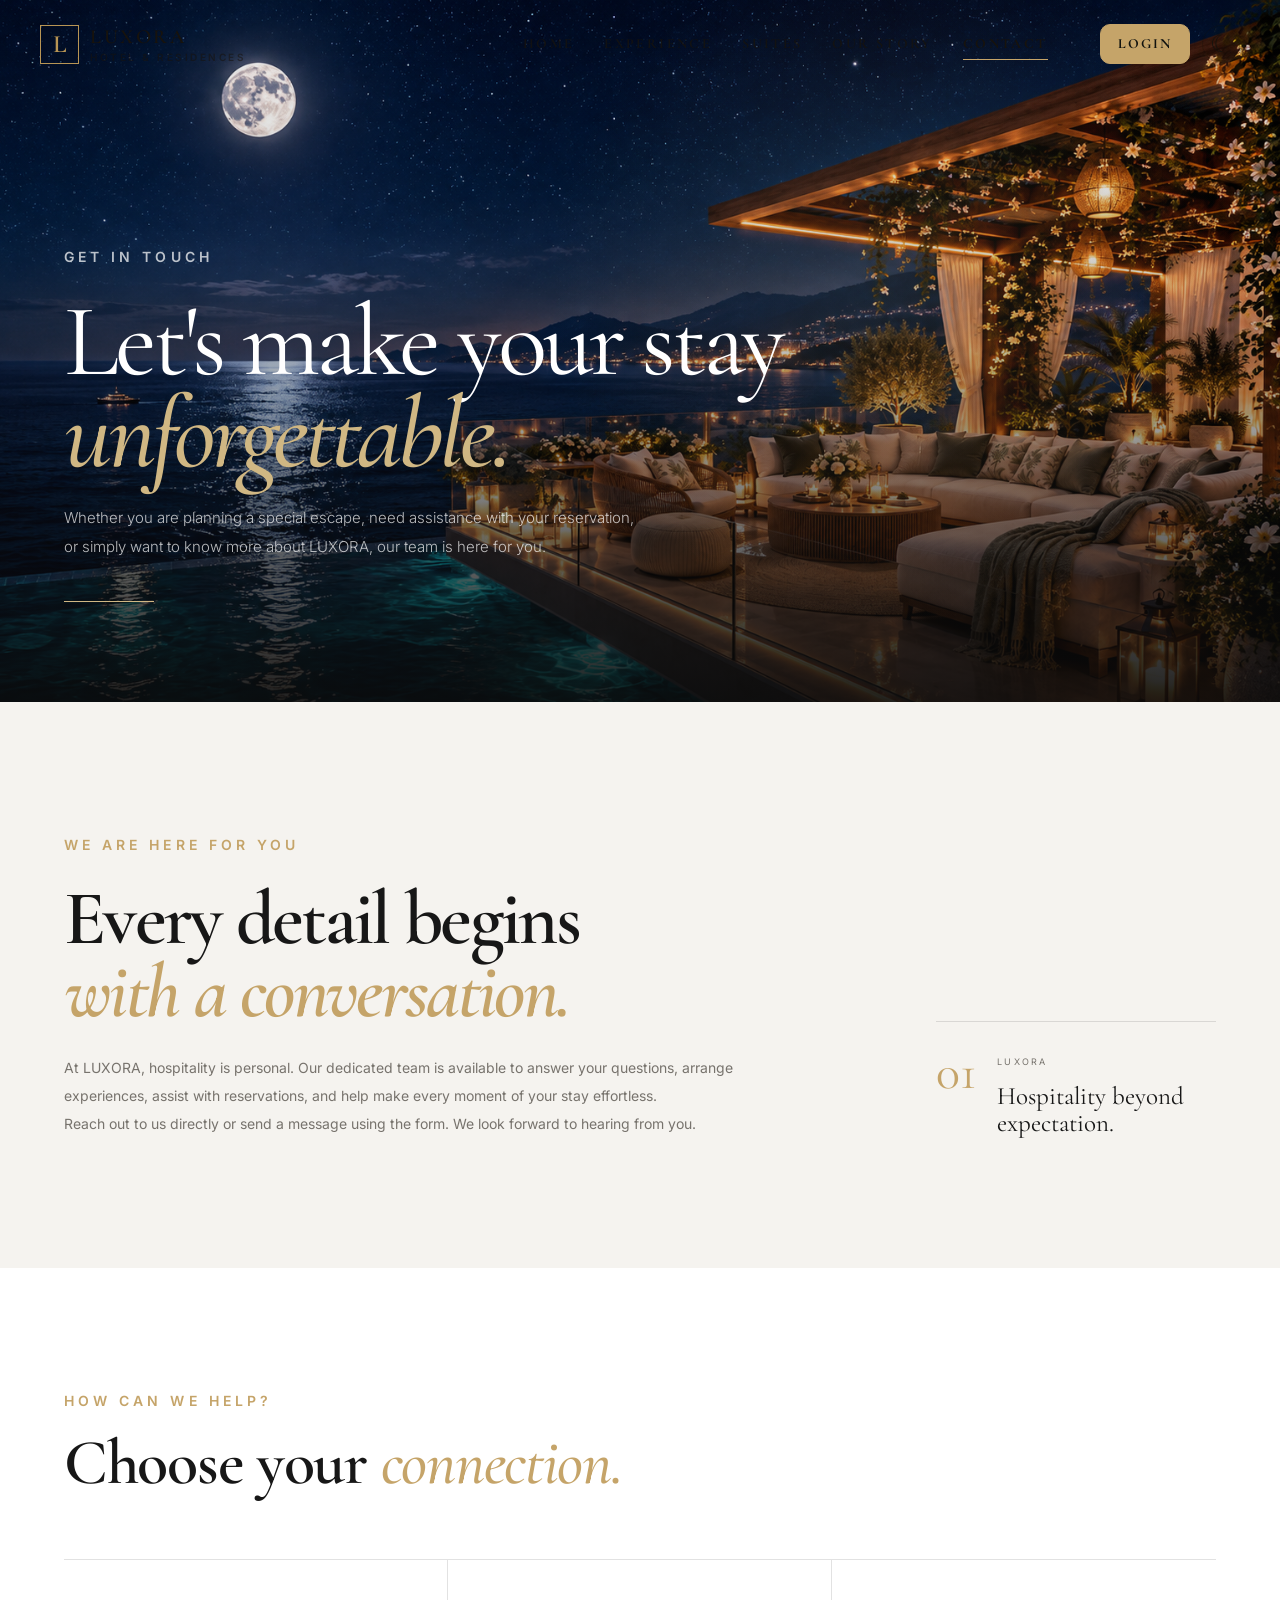
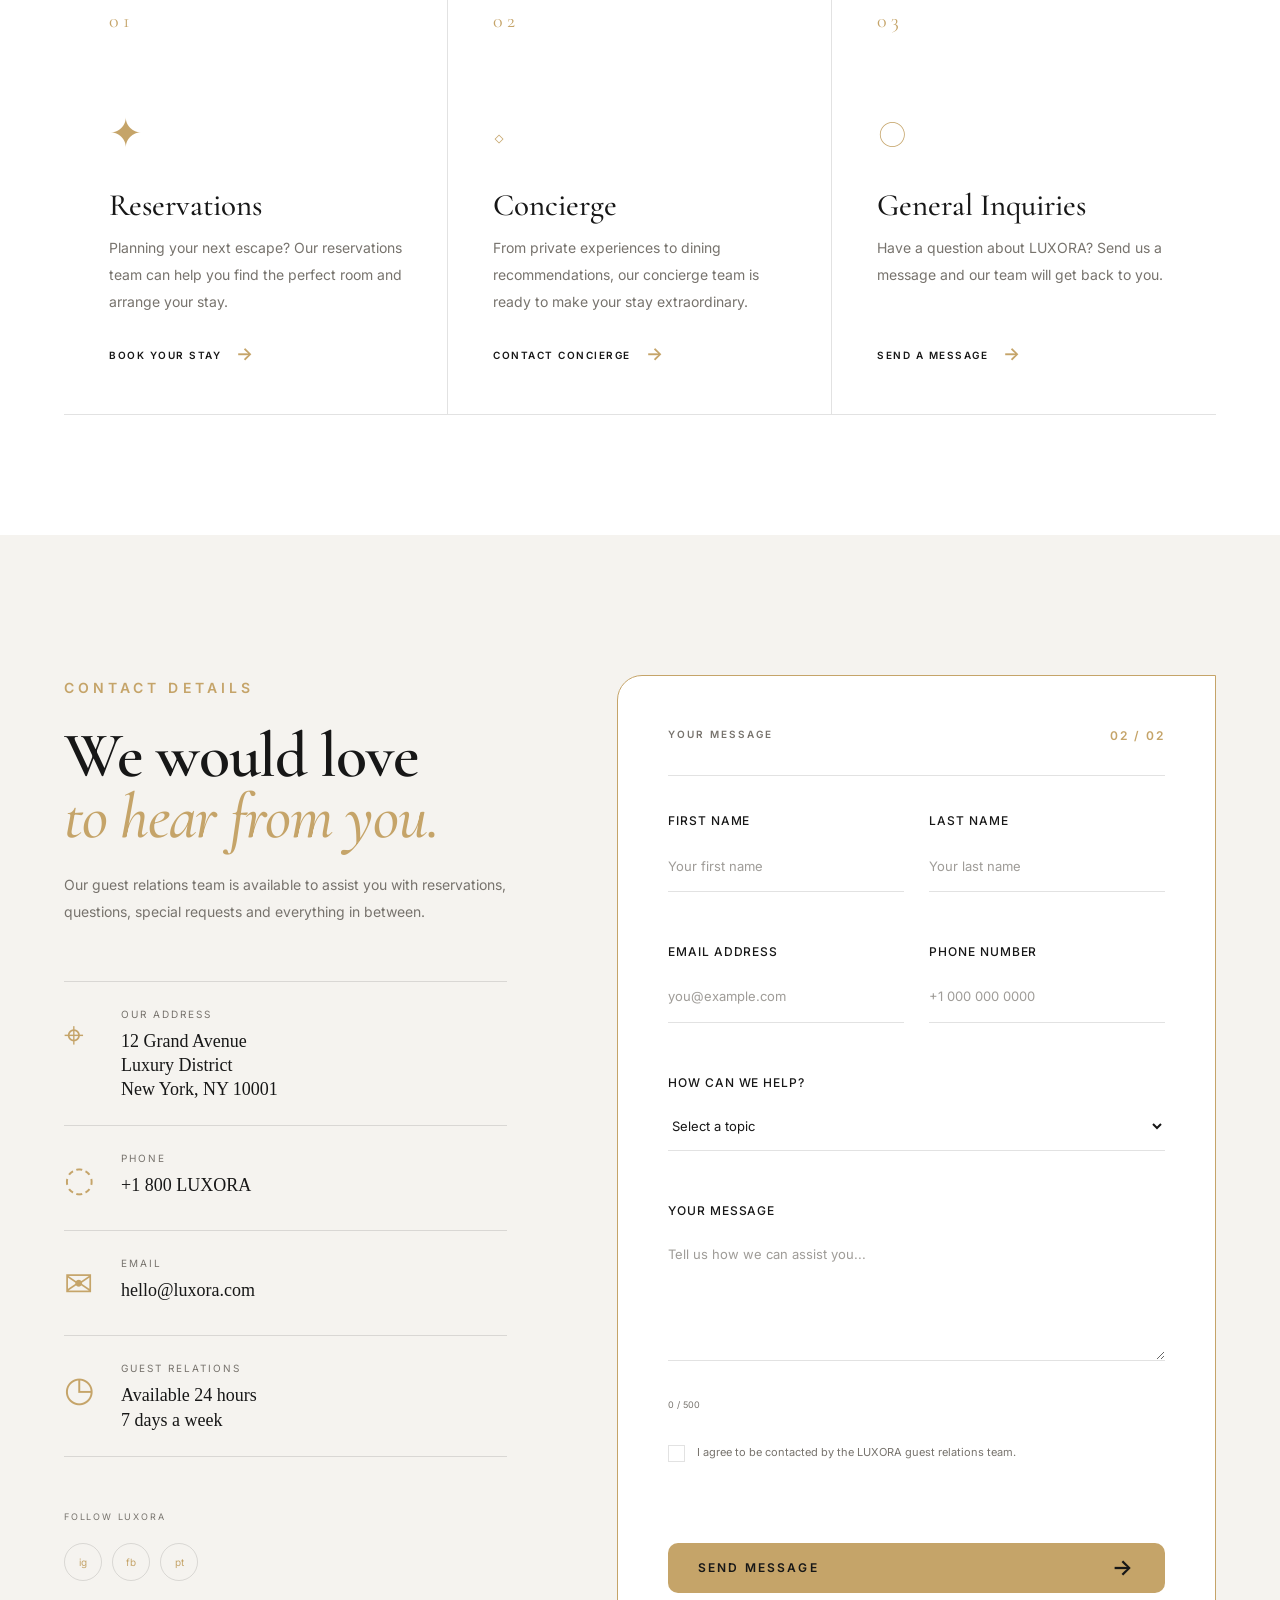
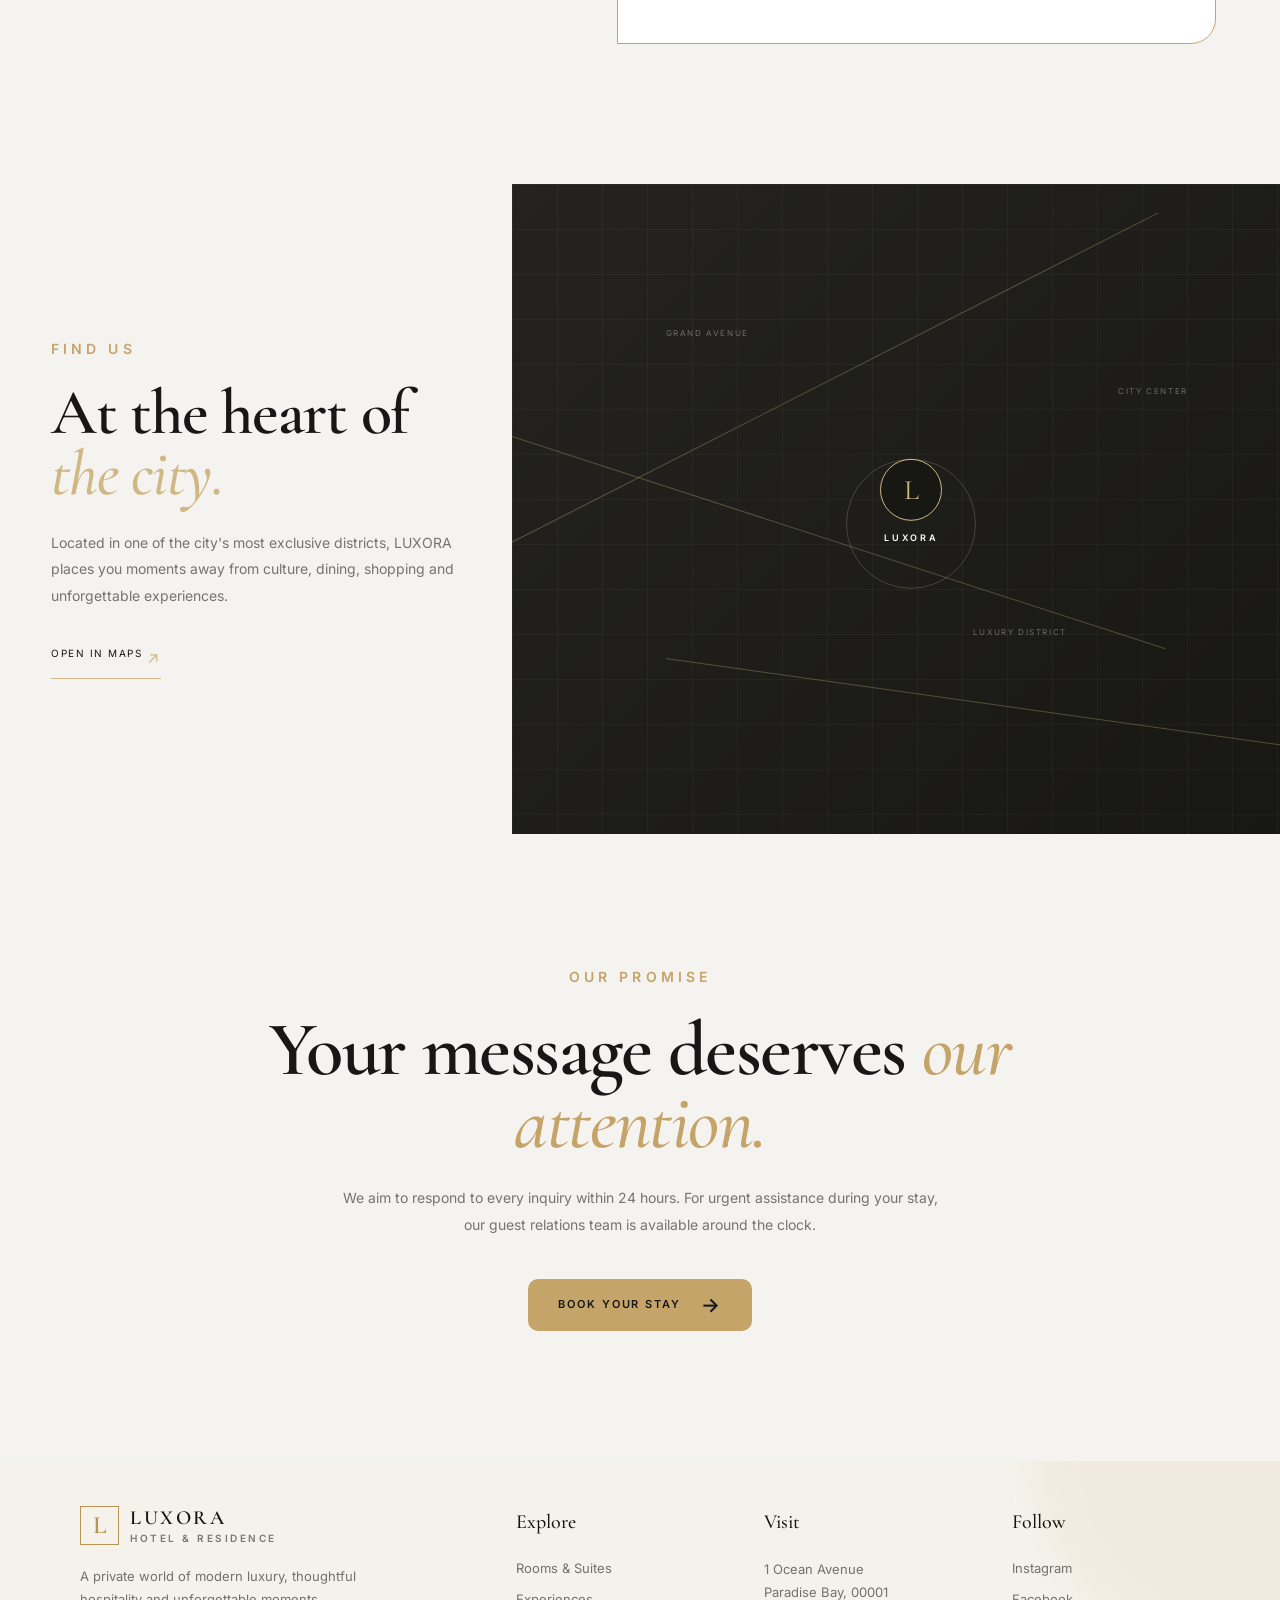
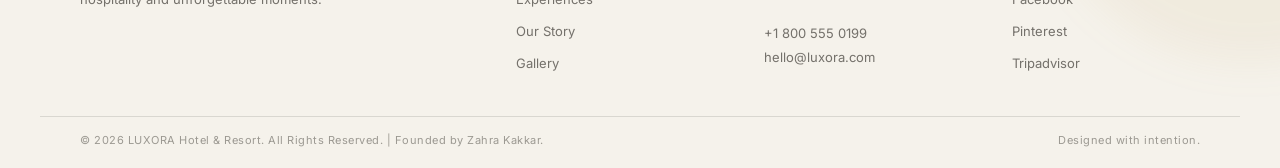
<file: contact.html>
<!doctype html>
<html lang="en">
  <head>
    <meta charset="UTF-8" />
    <meta name="viewport" content="width=device-width, initial-scale=1.0" />

    <meta
      name="description"
      content="Contact LUXORA — luxury hospitality, reservations, concierge and guest support."
    />

    <title>Contact | LUXORA</title>

    <!-- Google Fonts -->
    <link rel="preconnect" href="https://fonts.googleapis.com" />
    <link rel="preconnect" href="https://fonts.gstatic.com" crossorigin />

    <link
      href="https://fonts.googleapis.com/css2?family=Cormorant+Garamond:wght@400;500;600;700&family=Inter:wght@300;400;500;600&display=swap"
      rel="stylesheet"
    />
    <!-- ==========================================================
         FONT AWESOME
         ========================================================== -->
    <link
      rel="stylesheet"
      href="https://cdnjs.cloudflare.com/ajax/libs/font-awesome/6.7.2/css/all.min.css"
    />
    <!-- Global CSS -->
    <link rel="stylesheet" href="css/style.css" />

    <!-- Shared Navbar CSS -->
    <link rel="stylesheet" href="css/navbar.css" />

    <!-- Contact Page CSS -->
    <link rel="stylesheet" href="css/contact.css" />
    <link rel="stylesheet" href="css/footer.css" />
  </head>

  <body>
    <!-- =====================================================
         SHARED NAVBAR
    ====================================================== -->

    <div id="navbar"></div>

    <!-- =====================================================
         MAIN CONTENT
    ====================================================== -->

    <main>
      <!-- =====================================================
           HERO
      ====================================================== -->

      <section class="contact-hero">
        <div class="contact-hero-overlay"></div>

        <div class="contact-hero-content reveal">
          <span class="eyebrow">GET IN TOUCH</span>

          <h1>
            Let's make your stay
            <em>unforgettable.</em>
          </h1>

          <p>
            Whether you are planning a special escape, need assistance with your
            reservation, or simply want to know more about LUXORA, our team is
            here for you.
          </p>

          <div class="hero-line"></div>
        </div>
      </section>

      <!-- =====================================================
           CONTACT INTRO
      ====================================================== -->

      <section class="contact-intro">
        <div class="contact-intro-grid">
          <div class="intro-content reveal">
            <span class="eyebrow">WE ARE HERE FOR YOU</span>

            <h2>
              Every detail begins
              <span>with a conversation.</span>
            </h2>

            <p>
              At LUXORA, hospitality is personal. Our dedicated team is
              available to answer your questions, arrange experiences, assist
              with reservations, and help make every moment of your stay
              effortless.
            </p>

            <p>
              Reach out to us directly or send a message using the form. We look
              forward to hearing from you.
            </p>
          </div>

          <div class="contact-intro-number reveal">
            <span class="number">01</span>

            <div>
              <span class="number-label">LUXORA</span>

              <p>
                Hospitality beyond<br />
                expectation.
              </p>
            </div>
          </div>
        </div>
      </section>

      <!-- =====================================================
           CONTACT SERVICES
      ====================================================== -->

      <section class="contact-services">
        <div class="section-heading reveal">
          <span class="eyebrow">HOW CAN WE HELP?</span>

          <h2>
            Choose your
            <em>connection.</em>
          </h2>
        </div>

        <div class="service-grid">
          <!-- SERVICE 01 -->

          <article class="service-card reveal">
            <div class="service-number">01</div>

            <div class="service-icon">✦</div>

            <h3>Reservations</h3>

            <p>
              Planning your next escape? Our reservations team can help you find
              the perfect room and arrange your stay.
            </p>

            <a href="booking.html" class="service-link">
              Book Your Stay
              <span>→</span>
            </a>
          </article>

          <!-- SERVICE 02 -->

          <article class="service-card reveal">
            <div class="service-number">02</div>

            <div class="service-icon">◇</div>

            <h3>Concierge</h3>

            <p>
              From private experiences to dining recommendations, our concierge
              team is ready to make your stay extraordinary.
            </p>

            <a href="#contact-form" class="service-link">
              Contact Concierge
              <span>→</span>
            </a>
          </article>

          <!-- SERVICE 03 -->

          <article class="service-card reveal">
            <div class="service-number">03</div>

            <div class="service-icon">○</div>

            <h3>General Inquiries</h3>

            <p>
              Have a question about LUXORA? Send us a message and our team will
              get back to you.
            </p>

            <a href="#contact-form" class="service-link">
              Send a Message
              <span>→</span>
            </a>
          </article>
        </div>
      </section>

      <!-- =====================================================
           CONTACT MAIN
      ====================================================== -->

      <section class="contact-main" id="contact-form">
        <div class="contact-main-grid">
          <!-- LEFT SIDE -->

          <div class="contact-details reveal">
            <span class="eyebrow">CONTACT DETAILS</span>

            <h2>
              We would love
              <em>to hear from you.</em>
            </h2>

            <p class="details-intro">
              Our guest relations team is available to assist you with
              reservations, questions, special requests and everything in
              between.
            </p>

            <div class="detail-list">
              <!-- ADDRESS -->

              <div class="detail-item">
                <div class="detail-icon">⌖</div>

                <div>
                  <span>Our Address</span>

                  <p>
                    12 Grand Avenue<br />
                    Luxury District<br />
                    New York, NY 10001
                  </p>
                </div>
              </div>

              <!-- PHONE -->

              <div class="detail-item">
                <div class="detail-icon">◌</div>

                <div>
                  <span>Phone</span>

                  <p>
                    <a href="tel:+18005896672"> +1 800 LUXORA </a>
                  </p>
                </div>
              </div>

              <!-- EMAIL -->

              <div class="detail-item">
                <div class="detail-icon">✉</div>

                <div>
                  <span>Email</span>

                  <p>
                    <a href="mailto:hello@luxora.com"> hello@luxora.com </a>
                  </p>
                </div>
              </div>

              <!-- GUEST RELATIONS -->

              <div class="detail-item">
                <div class="detail-icon">◷</div>

                <div>
                  <span>Guest Relations</span>

                  <p>
                    Available 24 hours<br />
                    7 days a week
                  </p>
                </div>
              </div>
            </div>

            <!-- SOCIAL -->

            <div class="social-links">
              <span>FOLLOW LUXORA</span>

              <div class="social-icons">
                <a href="#" aria-label="Instagram">ig</a>
                <a href="#" aria-label="Facebook">fb</a>
                <a href="#" aria-label="Pinterest">pt</a>
              </div>
            </div>
          </div>

          <!-- RIGHT SIDE FORM -->

          <div class="contact-form-wrapper reveal">
            <div class="form-top">
              <span>YOUR MESSAGE</span>

              <span class="form-number">02 / 02</span>
            </div>

            <form id="contactForm" novalidate>
              <!-- NAME -->

              <div class="form-row">
                <div class="form-group">
                  <label for="firstName">First Name</label>

                  <input
                    type="text"
                    id="firstName"
                    name="firstName"
                    placeholder="Your first name"
                    autocomplete="given-name"
                  />

                  <small class="error-message" id="firstNameError"></small>
                </div>

                <div class="form-group">
                  <label for="lastName">Last Name</label>

                  <input
                    type="text"
                    id="lastName"
                    name="lastName"
                    placeholder="Your last name"
                    autocomplete="family-name"
                  />

                  <small class="error-message" id="lastNameError"></small>
                </div>
              </div>

              <!-- CONTACT -->

              <div class="form-row">
                <div class="form-group">
                  <label for="email">Email Address</label>

                  <input
                    type="email"
                    id="email"
                    name="email"
                    placeholder="you@example.com"
                    autocomplete="email"
                  />

                  <small class="error-message" id="emailError"></small>
                </div>

                <div class="form-group">
                  <label for="phone">Phone Number</label>

                  <input
                    type="tel"
                    id="phone"
                    name="phone"
                    placeholder="+1 000 000 0000"
                    autocomplete="tel"
                  />

                  <small class="error-message" id="phoneError"></small>
                </div>
              </div>

              <!-- SUBJECT -->

              <div class="form-group">
                <label for="subject">How can we help?</label>

                <select id="subject" name="subject">
                  <option value="">Select a topic</option>
                  <option value="reservation">Reservation</option>
                  <option value="concierge">Concierge</option>
                  <option value="general">General Inquiry</option>
                  <option value="celebration">Celebration & Events</option>
                  <option value="feedback">Feedback</option>
                </select>

                <small class="error-message" id="subjectError"></small>
              </div>

              <!-- MESSAGE -->

              <div class="form-group">
                <label for="message">Your Message</label>

                <textarea
                  id="message"
                  name="message"
                  rows="6"
                  maxlength="500"
                  placeholder="Tell us how we can assist you..."
                ></textarea>

                <div class="textarea-footer">
                  <small class="error-message" id="messageError"></small>

                  <span id="characterCount"> 0 / 500 </span>
                </div>
              </div>

              <!-- TERMS -->

              <label class="checkbox-row">
                <input type="checkbox" id="contactTerms" />

                <span class="custom-checkbox"></span>

                <span>
                  I agree to be contacted by the LUXORA guest relations team.
                </span>
              </label>

              <small class="error-message terms-error" id="termsError"></small>

              <!-- SUBMIT -->

              <button type="submit" class="submit-btn">
                <span>Send Message</span>

                <span class="submit-arrow">→</span>
              </button>
            </form>
          </div>
        </div>
      </section>

      <!-- =====================================================
           LOCATION
      ====================================================== -->

      <section class="location-section">
        <div class="location-content reveal">
          <span class="eyebrow">FIND US</span>

          <h2>
            At the heart of
            <em>the city.</em>
          </h2>

          <p>
            Located in one of the city's most exclusive districts, LUXORA places
            you moments away from culture, dining, shopping and unforgettable
            experiences.
          </p>

          <a
            href="https://maps.google.com/?q=12+Grand+Avenue+New+York"
            target="_blank"
            rel="noopener"
            class="map-link"
          >
            Open in Maps
            <span>↗</span>
          </a>
        </div>

        <div class="map-visual reveal">
          <div class="map-grid"></div>

          <div class="map-road road-one"></div>
          <div class="map-road road-two"></div>
          <div class="map-road road-three"></div>

          <div class="map-pin">
            <div class="pin-pulse"></div>

            <div class="pin-icon">L</div>

            <span>LUXORA</span>
          </div>

          <div class="map-label label-one">GRAND AVENUE</div>

          <div class="map-label label-two">LUXURY DISTRICT</div>

          <div class="map-label label-three">CITY CENTER</div>
        </div>
      </section>

      <!-- =====================================================
           RESPONSE PROMISE
      ====================================================== -->

      <section class="response-section">
        <div class="response-inner reveal">
          <span class="eyebrow">OUR PROMISE</span>

          <h2>
            Your message deserves
            <em>our attention.</em>
          </h2>

          <p>
            We aim to respond to every inquiry within 24 hours. For urgent
            assistance during your stay, our guest relations team is available
            around the clock.
          </p>

          <a href="booking.html" class="luxury-btn">
            Book Your Stay
            <span>→</span>
          </a>
        </div>
      </section>
    </main>

    <!-- FOOTER COMPONENT -->
    <div id="footer"></div>

    <!-- =====================================================
         SUCCESS MODAL
    ====================================================== -->

    <div class="success-modal" id="successModal">
      <div class="success-backdrop"></div>

      <div class="success-card">
        <button class="modal-close" id="modalClose" aria-label="Close">
          ×
        </button>

        <div class="success-icon">✓</div>

        <span class="eyebrow"> MESSAGE RECEIVED </span>

        <h2>
          Thank you,
          <em id="successName">Guest</em>.
        </h2>

        <p>
          Your message has been received by the LUXORA guest relations team. We
          will be in touch within 24 hours.
        </p>

        <button class="success-btn" id="successButton">
          Continue Exploring
          <span>→</span>
        </button>
      </div>
    </div>

    <!-- =====================================================
         TOAST
    ====================================================== -->

    <div class="luxora-toast" id="toast">
      <span class="toast-icon">✓</span>

      <span id="toastMessage"> Message sent successfully. </span>
    </div>

    <!-- =====================================================
         JAVASCRIPT
    ====================================================== -->

    <!-- Shared Navbar -->
    <script src="js/navbar.js"></script>

    <!-- Contact Page -->
    <script src="js/contact.js"></script>
    <script src="js/footer.js"></script>
  </body>
</html>
</file>
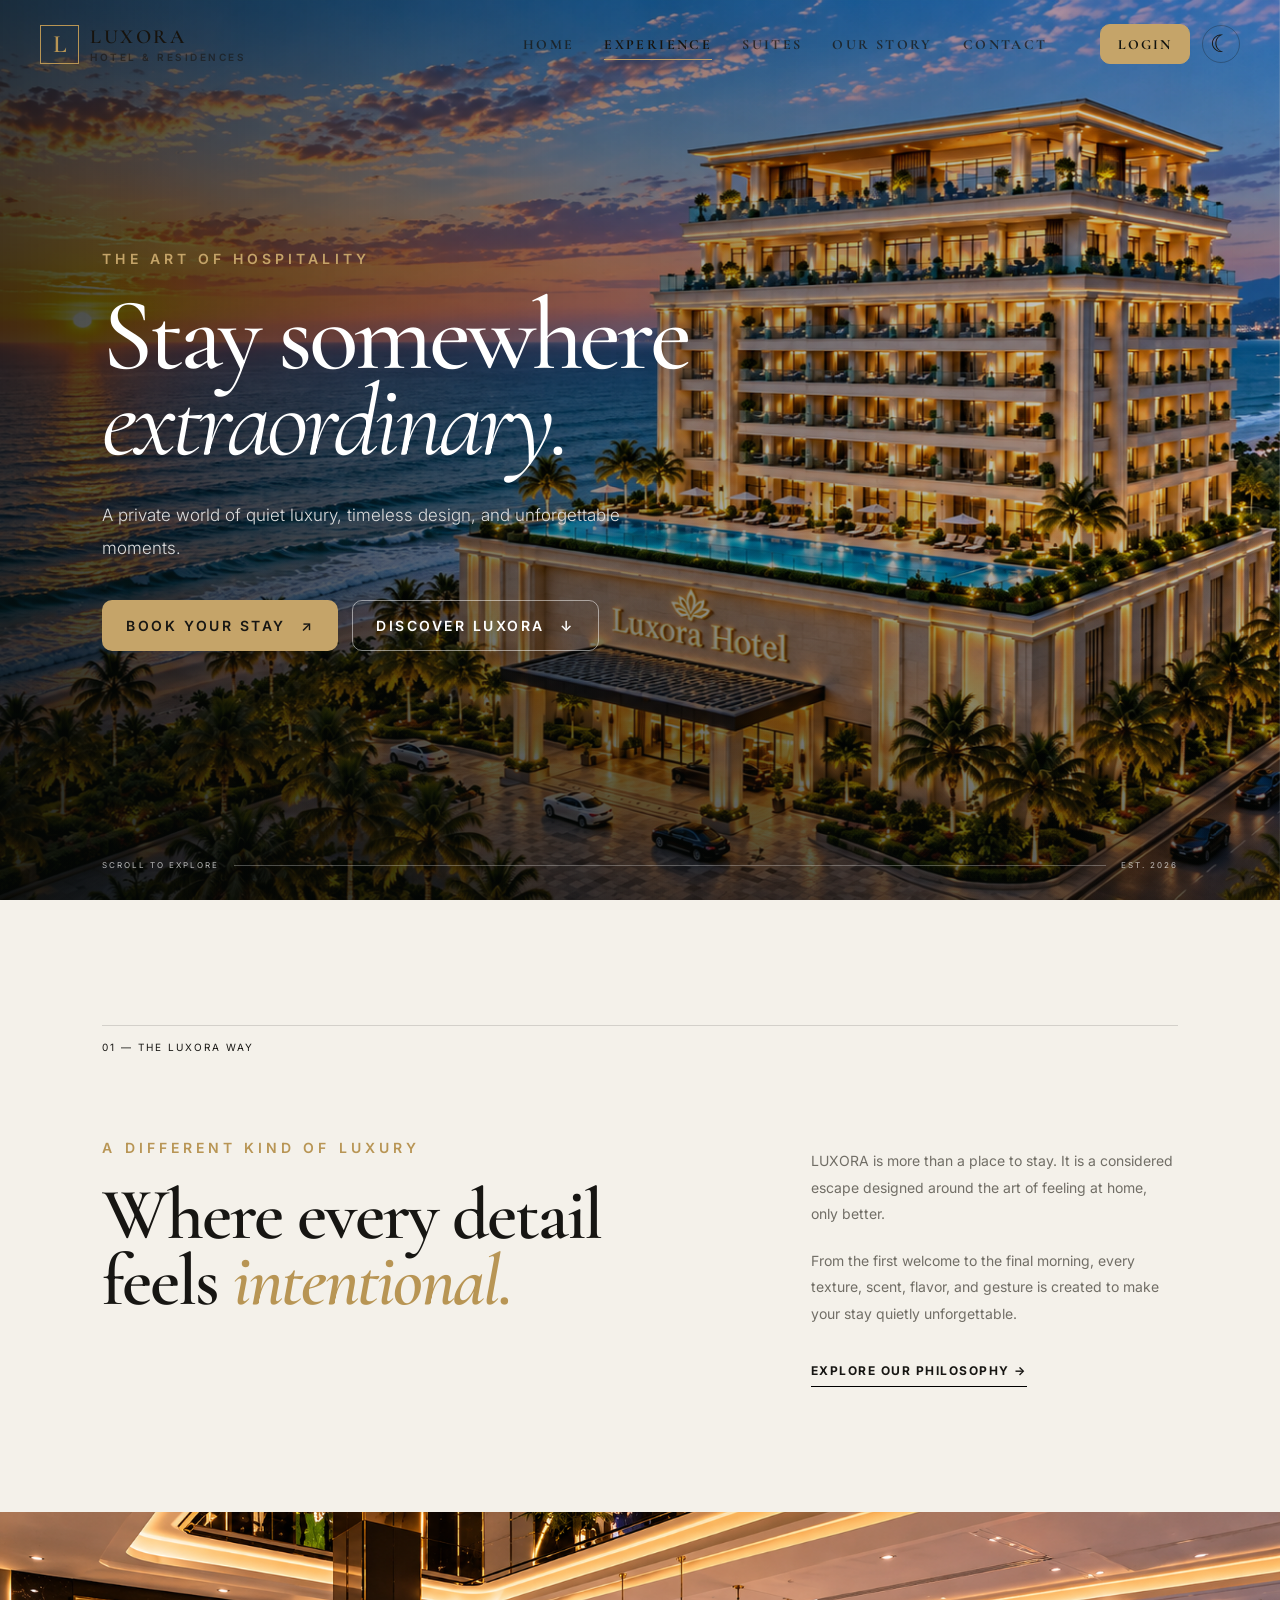
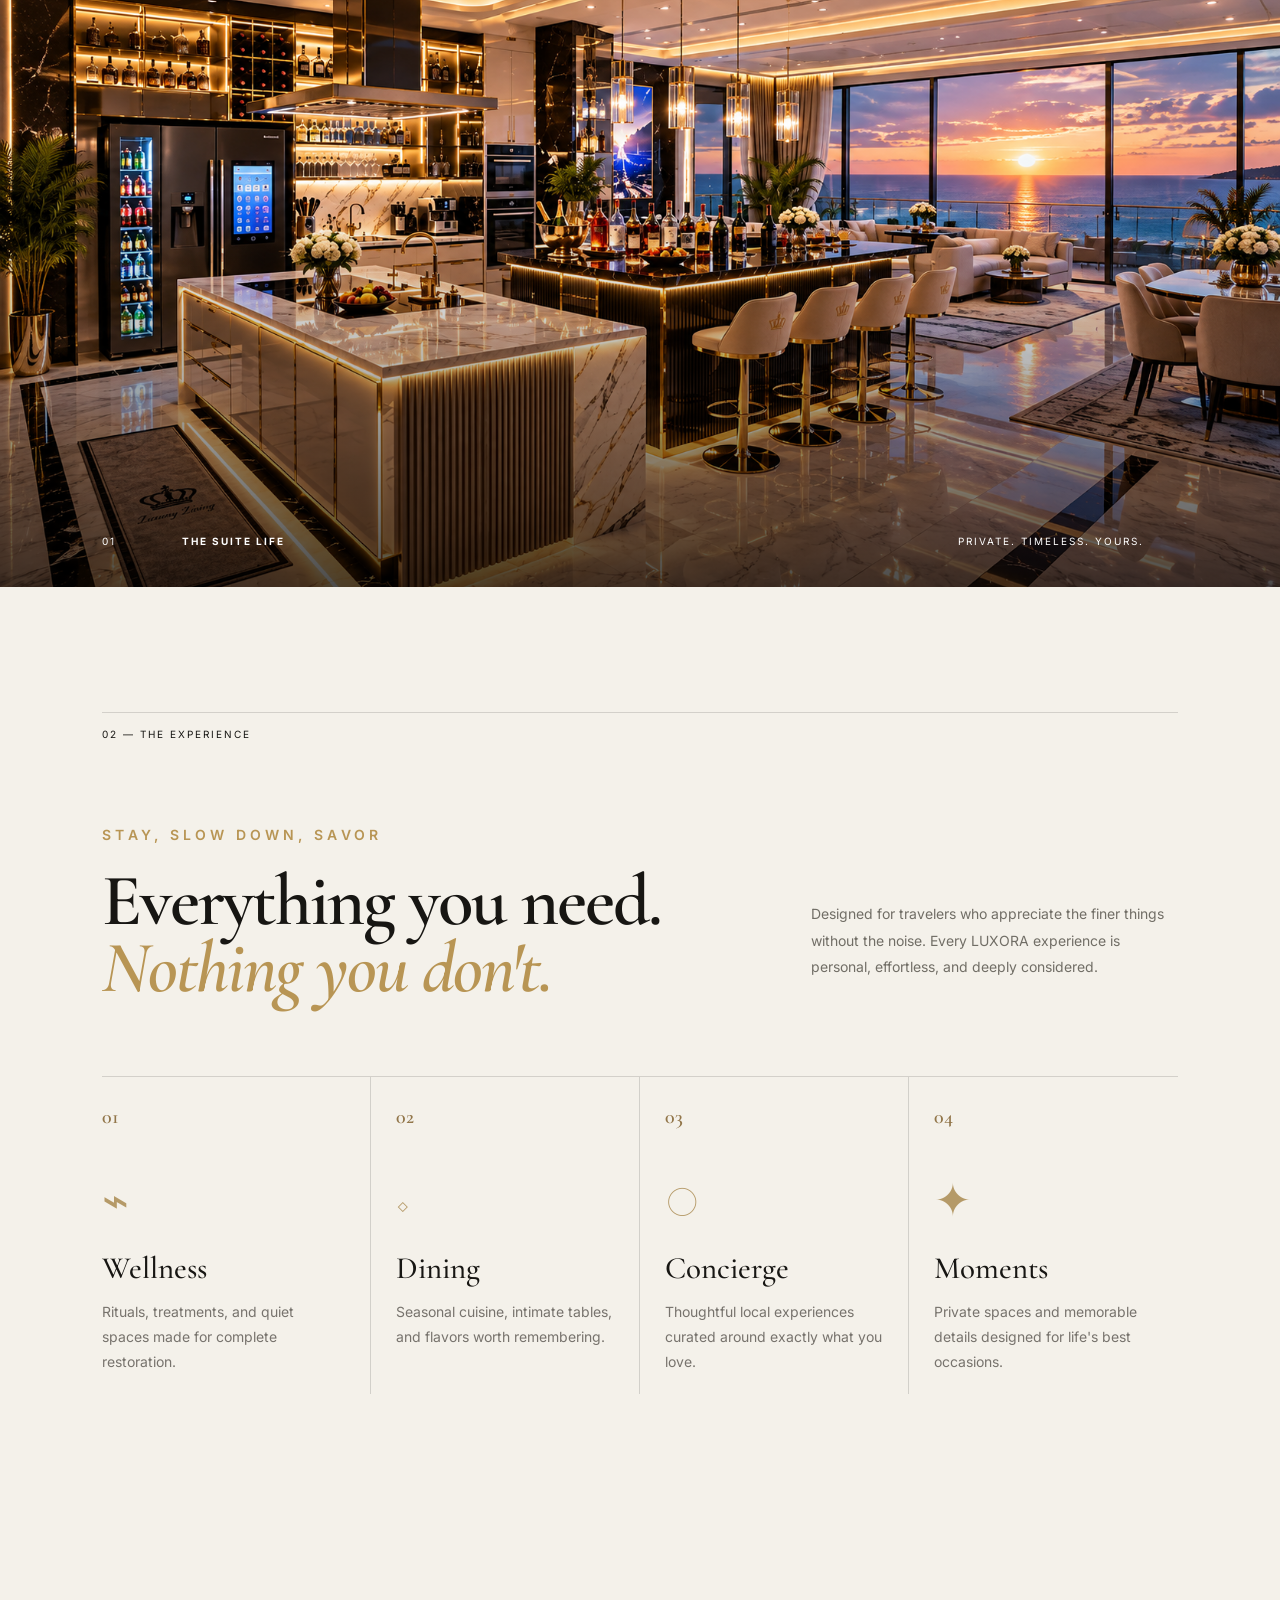
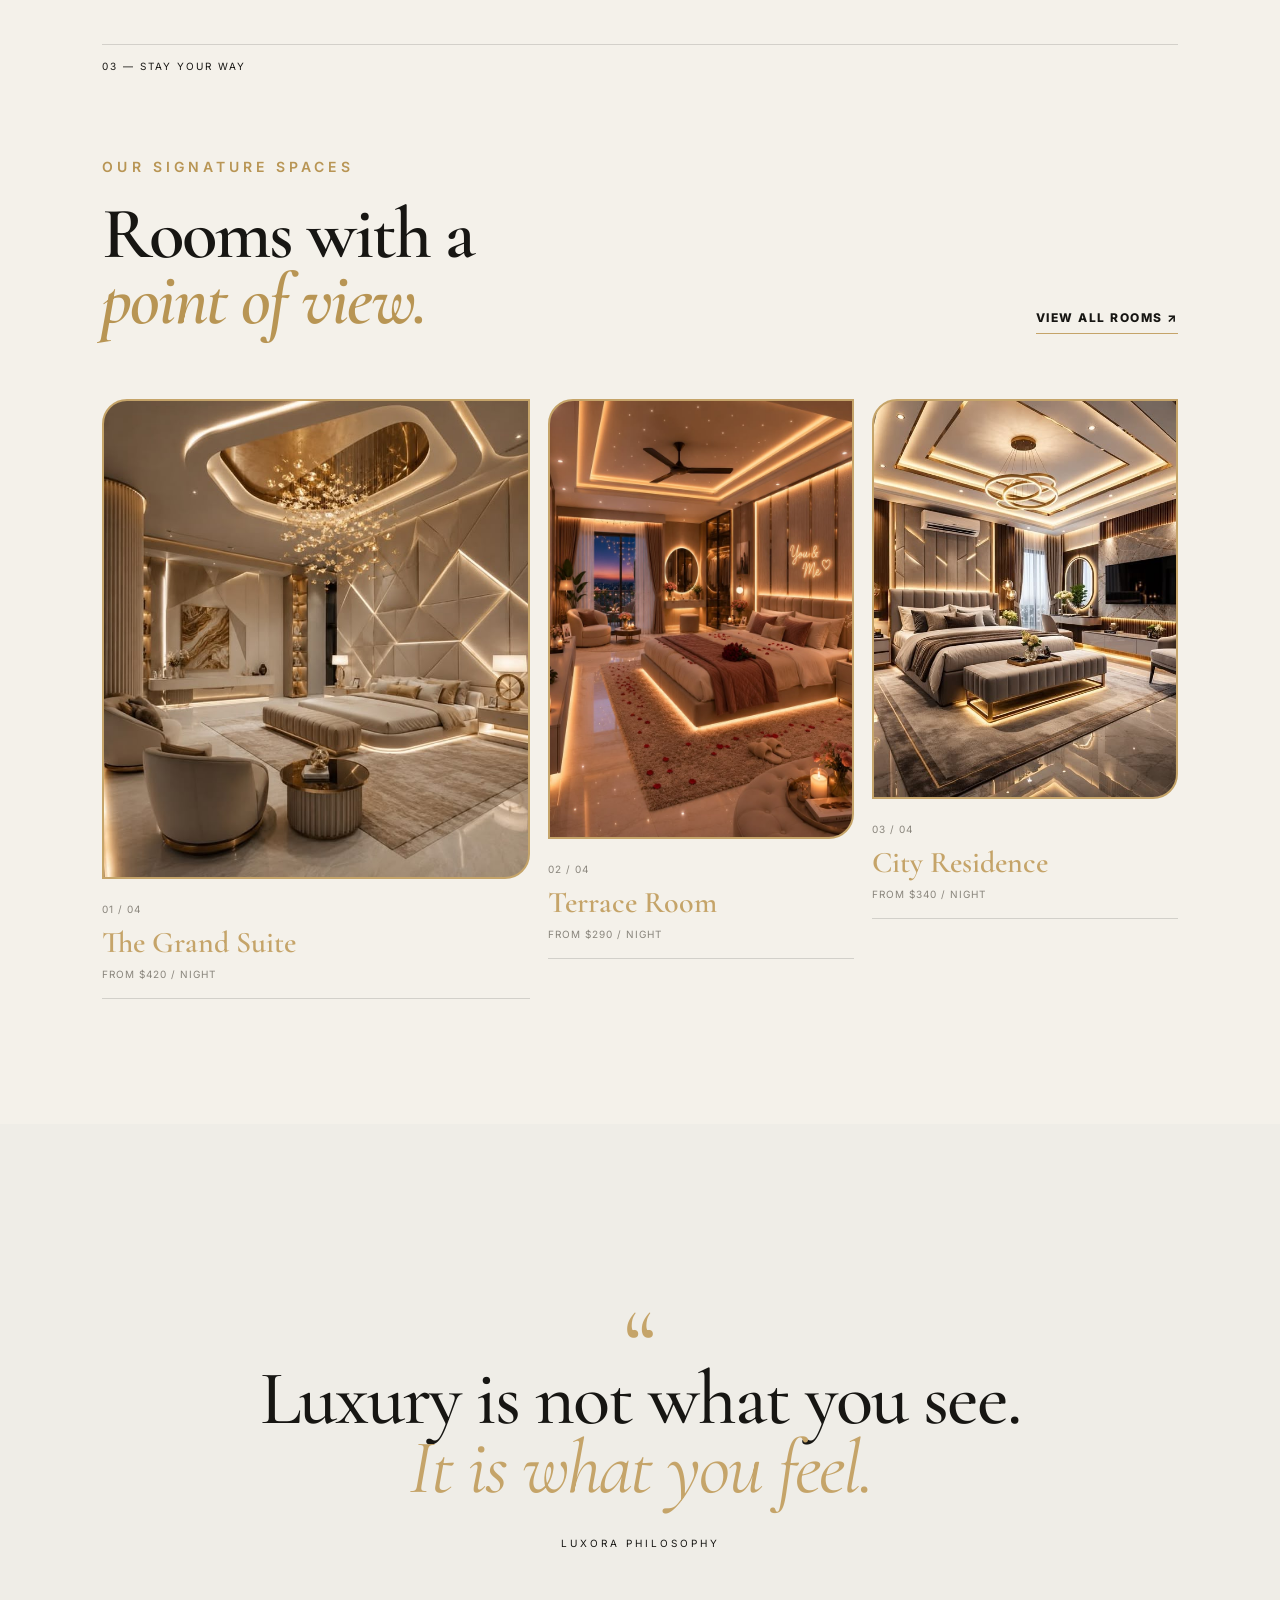
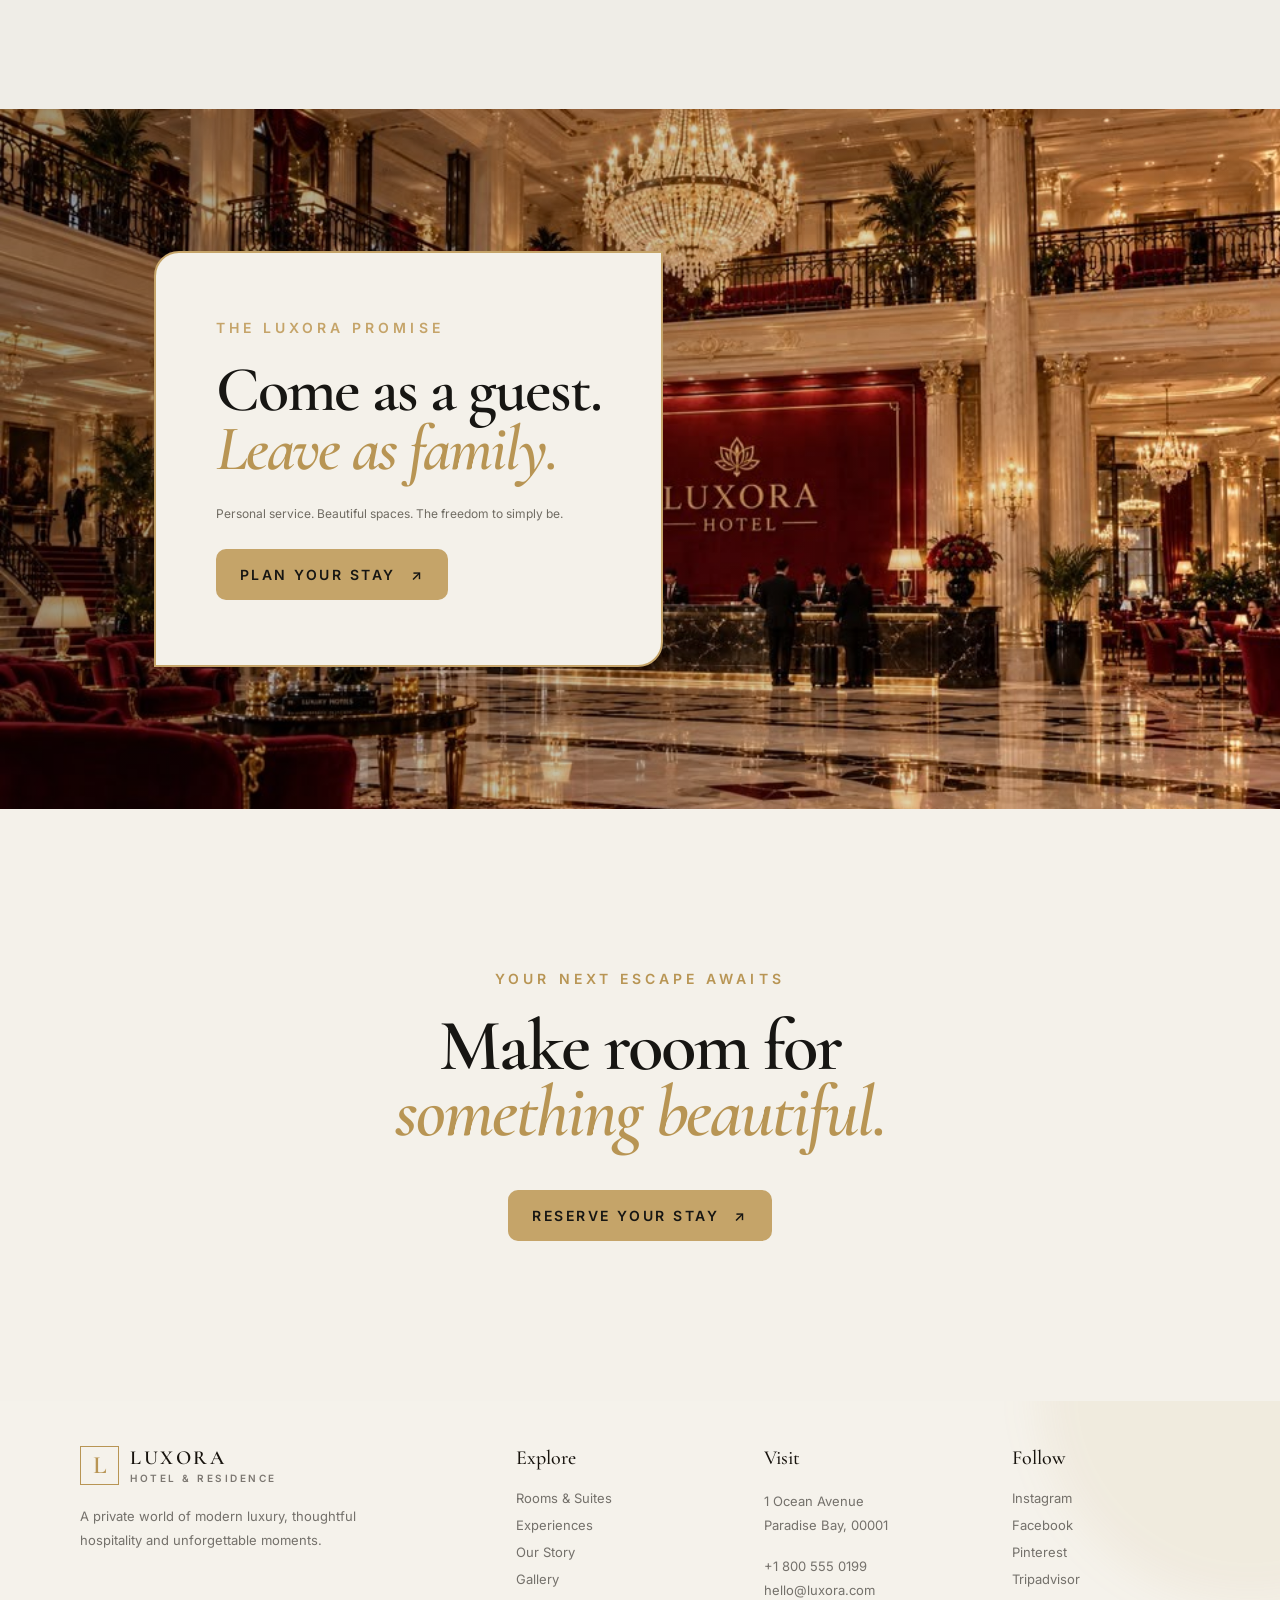
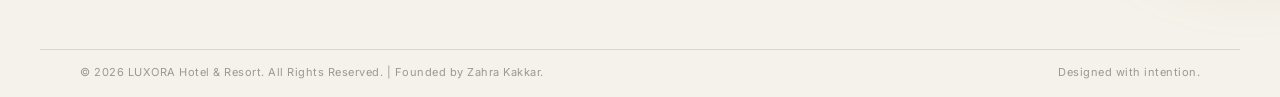
<file: landing.html>
<!doctype html>
<html lang="en">
  <head>
    <meta charset="UTF-8" />
    <meta name="viewport" content="width=device-width, initial-scale=1.0" />

    <title>LUXORA | Luxury Hotel</title>

    <link rel="preconnect" href="https://fonts.googleapis.com" />
    <link rel="preconnect" href="https://fonts.gstatic.com" crossorigin />

    <link
      href="https://fonts.googleapis.com/css2?family=Cormorant+Garamond:wght@400;500;600;700&family=Inter:wght@300;400;500;600&display=swap"
      rel="stylesheet"
    />
    <!-- ==========================================================
         FONT AWESOME
         ========================================================== -->
    <link
      rel="stylesheet"
      href="https://cdnjs.cloudflare.com/ajax/libs/font-awesome/6.7.2/css/all.min.css"
    />

    <!-- Shared Navbar -->
    <link rel="stylesheet" href="css/navbar.css" />

    <!-- Landing Page -->
    <link rel="stylesheet" href="css/landing.css" />
    <link rel="stylesheet" href="css/footer.css" />
  </head>

  <body>
    <!-- SHARED NAVBAR -->
    <div id="navbar"></div>

    <!-- HERO -->
    <section class="hero">
      <div class="hero-background"></div>

      <div class="hero-overlay"></div>

      <div class="hero-content">
        <p class="eyebrow">THE ART OF HOSPITALITY</p>

        <h1>
          Stay somewhere
          <br />
          <em>extraordinary.</em>
        </h1>

        <p class="hero-description">
          A private world of quiet luxury, timeless design, and unforgettable
          moments.
        </p>

        <div class="hero-buttons">
          <a href="index.html#booking" class="btn gold-btn">
            Book Your Stay
            <span>↗</span>
          </a>

          <a href="landing.html" class="btn outline-btn">
            Discover LUXORA
            <span>↓</span>
          </a>
        </div>
      </div>

      <div class="hero-footer">
        <span>SCROLL TO EXPLORE</span>

        <div class="hero-line"></div>

        <span>EST. 2026</span>
      </div>
    </section>

    <!-- INTRO -->
    <section class="section intro" id="story">
      <div class="section-number">01 — THE LUXORA WAY</div>

      <div class="intro-grid">
        <div>
          <p class="eyebrow dark">A DIFFERENT KIND OF LUXURY</p>

          <h2>
            Where every detail
            <br />
            feels <em>intentional.</em>
          </h2>
        </div>

        <div class="intro-text">
          <p>
            LUXORA is more than a place to stay. It is a considered escape
            designed around the art of feeling at home, only better.
          </p>

          <p>
            From the first welcome to the final morning, every texture, scent,
            flavor, and gesture is created to make your stay quietly
            unforgettable.
          </p>

          <a href="landing.html#experience" class="text-link">
            Explore our philosophy →
          </a>
        </div>
      </div>
    </section>

    <!-- FEATURE IMAGE -->
    <section class="feature-image">
      <div class="feature-background"></div>

      <div class="feature-info">
        <span>01</span>

        <strong>THE SUITE LIFE</strong>

        <span>PRIVATE. TIMELESS. YOURS.</span>
      </div>
    </section>

    <!-- EXPERIENCE -->
    <section class="section experience" id="experience">
      <div class="section-number">02 — THE EXPERIENCE</div>

      <div class="experience-header">
        <div>
          <p class="eyebrow dark">STAY, SLOW DOWN, SAVOR</p>

          <h2>
            Everything you need.
            <br />
            <em>Nothing you don't.</em>
          </h2>
        </div>

        <p>
          Designed for travelers who appreciate the finer things without the
          noise. Every LUXORA experience is personal, effortless, and deeply
          considered.
        </p>
      </div>

      <div class="experience-grid">
        <article>
          <span>01</span>

          <div class="experience-icon">⌁</div>

          <h3>Wellness</h3>

          <p>
            Rituals, treatments, and quiet spaces made for complete restoration.
          </p>
        </article>

        <article>
          <span>02</span>

          <div class="experience-icon">◇</div>

          <h3>Dining</h3>

          <p>
            Seasonal cuisine, intimate tables, and flavors worth remembering.
          </p>
        </article>

        <article>
          <span>03</span>

          <div class="experience-icon">○</div>

          <h3>Concierge</h3>

          <p>
            Thoughtful local experiences curated around exactly what you love.
          </p>
        </article>

        <article>
          <span>04</span>

          <div class="experience-icon">✦</div>

          <h3>Moments</h3>

          <p>
            Private spaces and memorable details designed for life's best
            occasions.
          </p>
        </article>
      </div>
    </section>

    <!-- ROOMS -->
    <section class="section rooms" id="rooms">
      <div class="section-number">03 — STAY YOUR WAY</div>

      <div class="rooms-header">
        <div>
          <p class="eyebrow dark">OUR SIGNATURE SPACES</p>

          <h2>
            Rooms with a
            <br />
            <em>point of view.</em>
          </h2>
        </div>

        <a href="rooms.html" class="view-link"> View all rooms ↗ </a>
      </div>

      <div class="rooms-grid">
        <a href="room-details.html" class="room-card large">
          <div class="room-image room-one"></div>

          <div class="room-info">
            <span>01 / 04</span>

            <h3>The Grand Suite</h3>

            <p>From $420 / night</p>
          </div>
        </a>

        <a href="room-details.html" class="room-card">
          <div class="room-image room-two"></div>

          <div class="room-info">
            <span>02 / 04</span>

            <h3>Terrace Room</h3>

            <p>From $290 / night</p>
          </div>
        </a>

        <a href="room-details.html" class="room-card">
          <div class="room-image room-three"></div>

          <div class="room-info">
            <span>03 / 04</span>

            <h3>City Residence</h3>

            <p>From $340 / night</p>
          </div>
        </a>
      </div>
    </section>

    <!-- QUOTE -->
    <section class="quote-section">
      <div class="quote-mark">“</div>

      <blockquote>
        Luxury is not what you see.
        <br />
        <em>It is what you feel.</em>
      </blockquote>

      <p>LUXORA PHILOSOPHY</p>
    </section>

    <!-- STORY -->
    <section class="story-section">
      <div class="story-background"></div>

      <div class="story-card">
        <p class="eyebrow">THE LUXORA PROMISE</p>

        <h2>
          Come as a guest.
          <br />
          <em>Leave as family.</em>
        </h2>

        <p>Personal service. Beautiful spaces. The freedom to simply be.</p>

        <a href="rooms.html" class="btn gold-btn">
          Plan Your Stay
          <span>↗</span>
        </a>
      </div>
    </section>

    <!-- FINAL CTA -->
    <section class="final-section" id="contact">
      <p class="eyebrow dark">YOUR NEXT ESCAPE AWAITS</p>

      <h2>
        Make room for
        <br />
        <em>something beautiful.</em>
      </h2>

      <a href="index.html#booking" class="btn dark-btn">
        Reserve Your Stay
        <span>↗</span>
      </a>
    </section>
    <!-- FOOTER COMPONENT -->
    <div id="footer"></div>

    <!-- Shared Navbar JS -->
    <script src="js/navbar.js"></script>

    <!-- Landing JS -->
    <script src="js/landing.js"></script>
    <script src="js/footer.js"></script>
  </body>
</html>
</file>
<file: css/style.css>
/* ==========================================================
   LUXORA HOTEL — FINAL HOME PAGE
   Main CSS
   ========================================================== */

/* ==========================================================
   VARIABLES
   ========================================================== */

:root {
  --bg: #f7f5f0;
  --surface: #ffffff;
  --surface-alt: #efede7;

  --text: #171817;
  --muted: #777871;

  --line: rgba(23, 24, 23, 0.14);

  --gold: #c5a469;
  --gold-bright: #d4af6a;

  --dark: #0d100e;
  --dark-surface: #151915;

  --white: #ffffff;

  --shadow: 0 24px 70px rgba(0, 0, 0, 0.09);

  --serif: "Cormorant Garamond", Georgia, serif;
  --sans: "Inter", Arial, sans-serif;

  --ease: cubic-bezier(0.2, 0.75, 0.25, 1);
}

/* ==========================================================
   DARK MODE
   ========================================================== */

[data-theme="dark"] {
  --bg: #0d100e;
  --surface: #151915;
  --surface-alt: #1b1f1b;

  --text: #f3f1ea;
  --muted: #a5a69f;

  --line: rgba(255, 255, 255, 0.13);

  --shadow: 0 24px 70px rgba(0, 0, 0, 0.35);
}

/* ==========================================================
   RESET
   ========================================================== */

* {
  margin: 0;
  padding: 0;
  box-sizing: border-box;
}

html {
  scroll-behavior: smooth;
}

body {
  background: var(--bg);
  color: var(--text);

  font-family: var(--sans);
  line-height: 1.6;

  overflow-x: hidden;

  transition:
    background 0.4s ease,
    color 0.4s ease;
}

body.locked {
  overflow: hidden;
}

a {
  color: inherit;
  text-decoration: none;
}

button,
input,
select {
  font: inherit;
}

button {
  cursor: pointer;
}

img {
  display: block;
  width: 100%;
}

.container {
  width: min(1240px, calc(100% - 80px));
  margin-inline: auto;
}

.section {
  padding: 130px 0;
}

/* ==========================================================
   TYPOGRAPHY
   ========================================================== */

h1,
h2,
h3,
blockquote {
  font-family: var(--serif);
  font-weight: 600;
  line-height: 0.95;
}

h2 {
  font-size: clamp(52px, 5.3vw, 78px);
  letter-spacing: -0.02em;
}

em {
  color: var(--gold);
  font-style: italic;
  font-weight: 500;
}

.eyebrow {
  color: var(--gold);

  font-size: 14px;
  font-weight: 600;

  letter-spacing: 0.29em;
  line-height: 1.4;
}

.eyebrow--light {
  color: #ddc58f;
}

/* ==========================================================
   BUTTONS
   ========================================================== */

.btn {
  min-height: 54px;

  display: inline-flex;
  align-items: center;
  justify-content: center;

  gap: 15px;

  padding: 0 28px;

  border: 1px solid transparent;
  border-radius: 10px;
  font-size: 14px;
  font-weight: 600;

  letter-spacing: 0.18em;
  text-transform: uppercase;

  transition:
    transform 0.35s var(--ease),
    background 0.35s ease,
    color 0.35s ease,
    border-color 0.35s ease;
}

.btn:hover {
  transform: translateY(-3px);
}

.btn--gold {
  background: var(--gold);
  color: #11130f;
}

.btn--gold:hover {
  background: var(--gold-bright);
  color: #fff;
}

.btn--outline {
  color: #fff;
  border-color: rgba(255, 255, 255, 0.48);
}

.btn--outline:hover {
  background: #fff;
  color: #151615;
}

.btn--nav {
  min-height: 43px;
  padding-inline: 20px;
}

/* ==========================================================
   LOADER
   ========================================================== */

.loader {
  position: fixed;
  inset: 0;
  z-index: 9999;

  display: flex;
  flex-direction: column;
  align-items: center;
  justify-content: center;
  gap: 13px;

  background: #f5f2eb;
  color: var(--gold);

  transition:
    opacity 0.55s ease,
    visibility 0.55s ease;
}

.loader.is-hidden {
  opacity: 0;
  visibility: hidden;
  pointer-events: none;
}

.loader__logo {
  width: 82px;
  height: 82px;

  display: grid;
  place-items: center;

  border: 1px solid var(--gold);

  font: 600 34px var(--serif);

  animation: loaderPulse 1.3s ease-in-out infinite;
}

.loader > span {
  font-size: 12px;
  letter-spacing: 0.3em;
}

/* ==========================================================
   DARK MODE LOADER
   ========================================================== */

body.dark .loader {
  background: #0d100e;
  color: #d4af6a;
}

body.dark .loader__logo {
  border-color: #d4af6a;
}

body.dark .loader > span {
  color: #d4af6a;
}

/* ==========================================================
   HERO
   ========================================================== */

.hero {
  position: relative;

  min-height: 820px;
  height: 100vh;

  display: flex;
  align-items: center;

  color: #fff;

  overflow: hidden;
}

.hero__media,
.hero__veil,
.hero__grain {
  position: absolute;

  inset: 0;
}

.hero__media {
  background: url("../images/landing-page-photo/789.png") center / cover
    no-repeat;

  transform: scale(1.07);

  animation: heroZoom 14s cubic-bezier(0.2, 0.6, 0.2, 1) forwards;
}

@keyframes heroZoom {
  to {
    transform: scale(1);
  }
}

.hero__veil {
  background:
    linear-gradient(
      90deg,
      rgba(4, 7, 5, 0.75) 0%,
      rgba(4, 7, 5, 0.4) 48%,
      rgba(4, 7, 5, 0.15) 100%
    ),
    linear-gradient(0deg, rgba(4, 7, 5, 0.56), transparent 44%);
}

.hero__grain {
  opacity: 0.06;

  background-image: url("data:image/svg+xml,%3Csvg viewBox='0 0 180 180' xmlns='http://www.w3.org/2000/svg'%3E%3Cfilter id='n'%3E%3CfeTurbulence type='fractalNoise' baseFrequency='.9' numOctaves='3' stitchTiles='stitch'/%3E%3C/filter%3E%3Crect width='100%25' height='100%25' filter='url(%23n)' opacity='.35'/%3E%3C/svg%3E");
}

.hero__content {
  position: relative;

  z-index: 2;

  padding-top: 80px;
}

.hero__copy {
  max-width: 800px;
}

.hero__copy .eyebrow {
  margin-bottom: 24px;
}

.hero h1 {
  max-width: 820px;

  font-size: clamp(72px, 8.8vw, 128px);

  letter-spacing: -0.035em;
}

.hero__description {
  max-width: 600px;

  margin-top: 31px;

  color: rgba(255, 255, 255, 0.76);

  font-size: 17px;

  font-weight: 300;

  line-height: 1.95;
}

.hero__buttons {
  display: flex;

  gap: 12px;

  margin-top: 38px;
}

/* ==========================================================
   HERO BOTTOM — FIXED POSITION
   ========================================================== */
.hero__bottom {
  position: absolute;

  z-index: 5;

  left: 0;
  right: 0;
  bottom: 38px;

  width: 100%;

  padding-inline: 40px;

  display: flex;
  align-items: center;
  justify-content: space-between;

  color: rgba(255, 255, 255, 0.5);

  font-family: var(--sans);
  font-size: 8px;
  letter-spacing: 0.2em;
  text-transform: uppercase;
}

/* ==========================================================
   HERO SCROLL INDICATOR
   ========================================================== */

.hero__scroll {
  display: flex;

  align-items: center;

  flex: 1;

  gap: 22px;

  color: rgba(255, 255, 255, 0.5);

  font-family: var(--sans);

  font-size: 8px;

  letter-spacing: 0.2em;

  text-transform: uppercase;

  writing-mode: horizontal-tb;

  height: auto;

  justify-content: flex-start;
}

/* Horizontal line */

.hero__scroll i {
  display: block;

  flex: 1;

  width: auto;

  height: 1px;

  margin: 0 22px 0 0;

  background: rgba(255, 255, 255, 0.25);
}
/*=============================================
  HERO
  RATING
  ==========================================================
  */
.hero__rating {
  width: 110px;
  height: 110px;

  display: flex;
  flex-direction: column;

  justify-content: center;
  align-items: center;

  border: 1px solid rgba(255, 255, 255, 0.4);

  border-radius: 50%;

  background: rgba(8, 10, 8, 0.18);

  backdrop-filter: blur(5px);
}

.hero__rating-star {
  color: var(--gold-bright);

  font-size: 12px;
}

.hero__rating strong {
  font: 600 23px var(--serif);
}

.hero__rating > span:last-child {
  color: rgba(255, 255, 255, 0.68);

  font-size: 7px;

  letter-spacing: 0.1em;

  text-transform: uppercase;
}

/* ==========================================================
   BOOKING
   ========================================================== */

.booking {
  position: relative;

  z-index: 10;

  margin-top: -42px;
}

.booking__box {
  min-height: 105px;

  display: grid;

  grid-template-columns:
    1.1fr
    1fr
    1fr
    1fr
    auto;

  align-items: center;

  padding: 0 14px 0 27px;

  background: var(--surface);

  box-shadow: var(--shadow);
}

.booking__intro {
  display: flex;
  align-items: center;

  gap: 12px;
}

.booking__number {
  color: var(--gold);

  font: 600 22px var(--serif);
}

.booking__title {
  font-size: 12px;

  font-weight: 600;

  letter-spacing: 0.12em;

  text-transform: uppercase;
}

.booking__field {
  display: flex;
  align-items: center;

  gap: 13px;

  min-height: 47px;

  padding-left: 24px;

  border-left: 1px solid var(--line);
}

.booking__icon {
  color: var(--gold);

  font-size: 32px;
}

.booking__field label {
  display: block;

  margin-bottom: 2px;

  color: var(--muted);

  font-size: 12px;

  font-weight: 600;

  letter-spacing: 0.2em;
}

.booking__field input,
.booking__field select {
  width: 145px;

  border: 0;

  outline: 0;

  background: transparent;

  color: var(--text);

  font-size: 12px;
}

.booking__field select {
  appearance: none;
}

.booking__button {
  min-width: 80px;

  margin-left: 13px;
}

.booking__message {
  min-height: 26px;

  padding: 7px 10px;

  color: var(--gold);

  text-align: right;

  font-size: 10px;
}

/* ==========================================================
   ABOUT
   ========================================================== */

.about {
  display: grid;

  grid-template-columns:
    120px
    1fr
    1fr;

  gap: 65px;

  align-items: center;
}

.section-index {
  display: flex;
  align-items: center;

  gap: 13px;

  color: var(--muted);

  font-size: 7px;

  font-weight: 700;

  letter-spacing: 0.15em;

  writing-mode: vertical-rl;
}

.section-index > span {
  color: var(--gold);

  font: 600 20px var(--serif);
}

.section-index i {
  width: 1px;
  height: 75px;

  background: var(--line);
}

.about__copy .eyebrow {
  margin-bottom: 20px;
}

.about__copy h2 {
  max-width: 570px;
}

.about__text {
  max-width: 510px;

  margin: 28px 0;
  margin-top: 30px;

  color: var(--muted);

  font-size: 14px;

  line-height: 1.95;
}

/* ==========================================================
   TEXT LINKS
   ========================================================== */

.text-link {
  display: inline-flex;
  align-items: center;

  gap: 13px;

  padding-bottom: 8px;

  margin-top: 110px;

  border-bottom: 1px solid currentColor;

  color: var(--text);

  font-size: 12px;

  font-weight: 700;

  letter-spacing: 0.17em;

  text-transform: uppercase;

  transition:
    color 0.3s ease,
    gap 0.3s ease;
}

.text-link:hover {
  color: var(--gold);

  gap: 18px;
}

.text-link--button {
  border-top: 0;
  border-left: 0;
  border-right: 0;

  background: transparent;
}

/* ==========================================================
   ABOUT IMAGE
   ========================================================== */

.about__image {
  position: relative;
}

.about__image img {
  height: 550px;
  border-radius: 25px 0 25px 0;
  border: 1px solid var(--gold);
  object-fit: cover;
}

.about__image figcaption {
  position: absolute;

  right: 0;
  bottom: 0;

  padding: 14px 18px;

  background: var(--surface);

  color: var(--muted);
  border-radius: 25px 0 25px 0;
  font: italic 15px var(--serif);
}

/* ==========================================================
   ROOMS
   ========================================================== */

.rooms {
  background: var(--surface-alt);
}

.section-head {
  display: flex;

  align-items: end;

  justify-content: space-between;

  gap: 30px;

  margin-bottom: 54px;
}

.section-head h2 {
  margin-top: 14px;
}

.rooms__grid {
  display: grid;

  grid-template-columns:
    1.3fr
    1fr;

  gap: 24px;
}

.room-card {
  background: var(--surface);
  border-radius: 25px 0 25px 0;
  border: 1px solid var(--gold);
  min-width: 0;
}

.room-card--featured {
  grid-row: span 2;
}

.room-card__image {
  position: relative;
  border-radius: 25px 0 0 0;
  border: 1px solid var(--line);
  display: block;

  height: 320px;

  overflow: hidden;
}

.room-card--featured .room-card__image {
  height: 520px;
}

.room-card__image img {
  height: 100%;

  object-fit: cover;

  transition: transform 0.9s var(--ease);
}

.room-card:hover .room-card__image img {
  transform: scale(1.06);
}

.room-card__tag {
  position: absolute;

  top: 20px;
  left: 20px;

  padding: 8px 12px;

  background: var(--gold);
  border-radius: 10px;

  color: #151610;

  font-size: 10px;

  font-weight: 700;

  letter-spacing: 0.18em;
}

.round-arrow {
  position: absolute;

  right: 19px;
  bottom: 19px;

  width: 48px;
  height: 48px;

  display: grid;
  place-items: center;

  border-radius: 50%;

  background: rgba(255, 255, 255, 0.93);

  color: #161716;

  font-size: 18px;

  transition:
    transform 0.35s var(--ease),
    background 0.35s ease;
}

.room-card:hover .round-arrow {
  transform: rotate(45deg);

  background: var(--gold);
}

.room-card__body {
  display: flex;

  justify-content: space-between;

  gap: 20px;

  padding: 24px 25px 10px;
}

.room-card__type {
  color: var(--gold);

  font-size: 10px;

  font-weight: 700;

  letter-spacing: 0.2em;
}

.room-card h3 {
  margin-top: 6px;

  font-size: 34px;
}

.room-card__price {
  align-self: end;

  white-space: nowrap;

  color: var(--muted);
}

.room-card__price strong {
  color: var(--text);

  font: 700 30px var(--serif);
}

.room-card__price span {
  font-size: 10px;
}

.room-card__meta {
  display: flex;

  align-items: center;

  gap: 9px;

  padding: 0 25px 25px;

  color: var(--muted);

  font-size: 10px;
}

.room-card__meta i {
  width: 3px;
  height: 3px;

  border-radius: 50%;

  background: var(--gold);
}

/* ==========================================================
   EXPERIENCE
   Light Mode / Dark Mode
   ========================================================== */

.experience {
  display: grid;
  grid-template-columns:
    1fr
    1fr;

  min-height: 770px;

  background: var(--surface-alt);
  color: var(--text);

  transition:
    background 0.35s ease,
    color 0.35s ease;
}

.experience__image {
  position: relative;
  min-height: 770px;
}

.experience__image img {
  height: 900px;
  object-fit: cover;
}

.experience__image-label {
  position: absolute;
  left: 35px;
  bottom: 32px;

  color: rgba(255, 255, 255, 0.6);

  font-size: 7px;
  letter-spacing: 0.25em;
  text-transform: uppercase;
}

.experience__content {
  align-self: center;

  padding: 90px clamp(45px, 8vw, 125px);

  background: var(--surface-alt);

  transition: background 0.35s ease;
}

.experience__content h2 {
  margin-top: 17px;

  color: var(--text);

  transition: color 0.35s ease;
}

.experience__lead {
  max-width: 480px;

  margin: 28px 0 43px;

  color: var(--muted);

  font-size: 13px;
  line-height: 1.95;

  transition: color 0.35s ease;
}

.experience__list {
  border-top: 1px solid var(--line);
}

.experience__list a {
  display: grid;

  grid-template-columns:
    43px
    1fr
    20px;

  align-items: center;

  padding: 20px 0;

  border-bottom: 1px solid var(--line);

  color: var(--text);

  transition:
    color 0.3s ease,
    padding 0.3s ease,
    border-color 0.3s ease;
}

.experience__list a:hover {
  padding-left: 9px;
  color: var(--gold);
}

.experience__list span {
  color: var(--gold);
  font-size: 8px;
}

.experience__list strong {
  color: inherit;
  font: 500 23px var(--serif);
}

.experience__list b {
  color: inherit;
  font-weight: 400;
}

/* ==========================================================
   EXPERIENCE — DARK MODE
   ========================================================== */

body.dark .experience {
  background: #0d100e;
  color: #f5f1e8;
}

body.dark .experience__content {
  background: #0d100e;
}

body.dark .experience__content h2 {
  color: #ffffff;
}

body.dark .experience__lead {
  color: rgba(255, 255, 255, 0.6);
}

body.dark .experience__list {
  border-top-color: rgba(255, 255, 255, 0.15);
}

body.dark .experience__list a {
  border-bottom-color: rgba(255, 255, 255, 0.15);
  color: #ffffff;
}

body.dark .experience__list a:hover {
  color: #d4af6a;
}

body.dark .experience__list span {
  color: #d4af6a;
}

/* ==========================================================
   EXPERIENCE — TABLET
   ========================================================== */

@media (max-width: 900px) {
  .experience {
    grid-template-columns: 1fr;
    min-height: auto;
  }

  .experience__image {
    min-height: 550px;
  }

  .experience__content {
    padding: 80px 8%;
  }
}

/* ==========================================================
   EXPERIENCE — MOBILE
   ========================================================== */

@media (max-width: 600px) {
  .experience__image {
    min-height: 400px;
  }

  .experience__content {
    padding: 70px 25px;
  }

  .experience__lead {
    font-size: 13px;
  }

  .experience__list a {
    grid-template-columns:
      35px
      1fr
      18px;

    padding: 18px 0;
  }

  .experience__list strong {
    font-size: 21px;
  }
}

/* ==========================================================
   PHILOSOPHY
   ========================================================== */

.philosophy {
  text-align: center;
}

.philosophy__mark {
  color: var(--gold);

  font: 700 88px/0.7 var(--serif);
}

.philosophy blockquote {
  max-width: 940px;

  margin: 29px auto 34px;

  font-size: clamp(44px, 5.3vw, 73px);
}

.philosophy__line {
  width: 55px;
  height: 1px;

  margin: auto;

  background: var(--gold);
}

.philosophy > p {
  margin-top: 18px;

  color: var(--muted);

  font-size: 10px;

  font-weight: 600;

  letter-spacing: 0.27em;
}

/* ==========================================================
   GALLERY
   ========================================================== */

.gallery {
  background: var(--surface-alt);
}

.gallery__grid {
  display: grid;

  grid-template-columns:
    1.1fr
    0.9fr
    1fr;

  grid-template-rows:
    270px
    270px;

  gap: 14px;
}

.gallery-item {
  position: relative;

  overflow: hidden;

  padding: 0;

  border: 0;

  background: transparent;
}

.gallery-item img {
  height: 100%;
  border-radius: 25px 0 25px 0;
  border: 1px solid var(--gold);
  object-fit: cover;

  transition: transform 0.8s var(--ease);
}

.gallery-item:hover img {
  transform: scale(1.06);
}

.gallery-item::after {
  content: "+";

  position: absolute;

  right: 17px;
  bottom: 16px;

  width: 41px;
  height: 41px;

  display: grid;
  place-items: center;

  border: 1px solid rgba(255, 255, 255, 0.65);

  color: #fff;

  font-size: 18px;

  opacity: 0;

  transform: translateY(9px);

  transition:
    opacity 0.3s ease,
    transform 0.3s ease;
}

.gallery-item:hover::after {
  opacity: 1;

  transform: translateY(0);
}

.gallery-item--tall {
  grid-row: span 2;
}

.gallery-item--wide {
  grid-column: span 2;
}

/* ==========================================================
   TESTIMONIALS
   ========================================================== */

.testimonials {
  display: grid;

  grid-template-columns:
    0.72fr
    1.28fr;

  gap: 105px;

  align-items: center;
}

.testimonials__intro h2 {
  margin-top: 15px;
}

.slider-controls {
  display: flex;

  align-items: center;

  gap: 15px;

  margin-top: 53px;
}

.slider-controls button {
  width: 43px;
  height: 43px;

  border: 1px solid var(--line);

  border-radius: 50%;

  background: transparent;

  color: var(--text);

  transition:
    background 0.3s ease,
    color 0.3s ease,
    border-color 0.3s ease;
}

.slider-controls button:hover {
  background: var(--gold);

  color: #111;

  border-color: var(--gold);
}

.slider-controls span {
  color: var(--muted);

  font-size: 8px;

  letter-spacing: 0.13em;
}

.testimonials__slider {
  min-height: 365px;
}

.testimonial {
  display: none;

  animation: testimonialIn 0.55s ease;
}

.testimonial.active {
  display: block;
}

@keyframes testimonialIn {
  from {
    opacity: 0;

    transform: translateX(22px);
  }

  to {
    opacity: 1;

    transform: translateX(0);
  }
}

.stars {
  color: var(--gold);

  font-size: 32px;

  letter-spacing: 0.2em;
}

.testimonial > p {
  margin: 29px 0 43px;

  font: 500 clamp(29px, 3.2vw, 42px) / 1.12 var(--serif);
}

.guest {
  display: flex;

  align-items: center;

  gap: 13px;
}

.guest__avatar {
  width: 44px;
  height: 44px;

  display: grid;
  place-items: center;

  background: var(--surface-alt);

  color: var(--gold);

  font: 600 19px var(--serif);
}

.guest strong,
.guest small {
  display: block;
}

.guest strong {
  font-size: 10px;

  letter-spacing: 0.05em;
}

.guest small {
  margin-top: 3px;

  color: var(--muted);

  font-size: 8px;
}

/* ==========================================================
   CTA
   ========================================================== */

.cta {
  position: relative;

  min-height: 610px;

  display: grid;

  place-items: center;

  overflow: hidden;

  color: #fff;

  text-align: center;
}

.cta__media,
.cta__veil {
  position: absolute;

  inset: 0;
}

.cta__media {
  background: url("../images/landing-page-photo/footer-background.jpeg")
    center / cover;
}

.cta__veil {
  background: rgba(5, 7, 5, 0.65);
}

.cta__content {
  position: relative;

  z-index: 2;
}

.cta h2 {
  max-width: 1000px;

  margin: 18px auto 21px;

  font-size: clamp(58px, 7.3vw, 100px);
}

.cta__content > p:not(.eyebrow) {
  max-width: 490px;

  margin: 0 auto 33px;

  color: rgba(255, 255, 255, 0.72);

  font-size: 14px;
}

/* ==========================================================
   LIGHTBOX
   ========================================================== */

.lightbox {
  position: fixed;

  inset: 0;

  z-index: 3000;

  display: grid;

  place-items: center;

  padding: 50px;

  background: rgba(0, 0, 0, 0.93);

  opacity: 0;

  visibility: hidden;

  transition:
    opacity 0.3s ease,
    visibility 0.3s ease;
}

.lightbox.open {
  opacity: 1;

  visibility: visible;
}

.lightbox figure {
  max-width: 1150px;
}

.lightbox img {
  max-height: 82vh;

  width: auto;

  max-width: 85vw;

  object-fit: contain;
}

.lightbox figcaption {
  margin-top: 10px;

  color: rgba(255, 255, 255, 0.65);

  font-size: 9px;

  text-align: center;

  letter-spacing: 0.12em;

  text-transform: uppercase;
}

.lightbox__close {
  position: absolute;

  top: 20px;
  right: 27px;

  border: 0;

  background: transparent;

  color: #fff;

  font-size: 42px;

  font-weight: 200;
}

.lightbox__nav {
  position: absolute;

  top: 50%;

  width: 48px;
  height: 48px;

  display: grid;

  place-items: center;

  border: 1px solid rgba(255, 255, 255, 0.35);

  border-radius: 50%;

  background: transparent;

  color: #fff;

  transform: translateY(-50%);
}

.lightbox__nav:hover {
  background: var(--gold);

  color: #111;

  border-color: var(--gold);
}

.lightbox__nav--prev {
  left: 28px;
}

.lightbox__nav--next {
  right: 28px;
}

.lightbox__counter {
  position: absolute;

  bottom: 24px;

  color: rgba(255, 255, 255, 0.5);

  font-size: 8px;

  letter-spacing: 0.18em;
}

/* ==========================================================
   TOAST
   ========================================================== */

.toast {
  position: fixed;

  right: 24px;
  bottom: 24px;

  z-index: 4000;

  max-width: 330px;

  padding: 14px 18px;

  border-left: 2px solid var(--gold);
  border-radius: 10px;
  background: var(--dark);

  color: #fff;

  box-shadow: var(--shadow);

  font-size: 10px;

  transform: translateY(25px);

  opacity: 0;

  pointer-events: none;

  transition:
    opacity 0.35s ease,
    transform 0.35s ease;
}

.toast.show {
  opacity: 1;

  transform: translateY(0);
}
/* ==========================================================
   REVEAL ANIMATION
   ========================================================== */

.reveal {
  opacity: 0;

  transform: translateY(32px);

  transition:
    opacity 0.85s ease,
    transform 0.85s var(--ease);
}

.reveal.visible {
  opacity: 1;

  transform: translateY(0);
}

/* ==========================================================
   HERO MOBILE
   ========================================================== */

@media (max-width: 900px) {
  .hero__bottom {
    bottom: 25px;
    padding-inline: 22px;
  }

  .hero__scroll {
    height: 105px;
    gap: 12px;
    font-size: 6px;
  }

  .hero__scroll i {
    height: 48px;
  }

  .hero__rating {
    width: 88px;
    height: 88px;
  }

  .hero__rating strong {
    font-size: 20px;
  }

  .hero__rating > span:last-child {
    font-size: 6px;
  }
}

/* ==========================================================
   HERO SMALL MOBILE
   ========================================================== */

@media (max-width: 520px) {
  .hero {
    min-height: 720px;
  }

  .hero__content {
    padding-top: 60px;
  }

  .hero__bottom {
    bottom: 20px;
    padding-inline: 18px;
  }

  .hero__scroll {
    height: 90px;
    gap: 10px;
    font-size: 5.5px;
  }

  .hero__scroll i {
    height: 42px;
  }

  .hero__rating {
    width: 75px;
    height: 75px;
  }

  .hero__rating-star {
    font-size: 9px;
  }

  .hero__rating strong {
    font-size: 18px;
  }

  .hero__rating > span:last-child {
    font-size: 5px;
  }
}

/* ==========================================================
   ACCESSIBILITY
   ========================================================== */

@media (prefers-reduced-motion: reduce) {
  html {
    scroll-behavior: auto;
  }

  *,
  *::before,
  *::after {
    animation-duration: 0.01ms !important;
    animation-iteration-count: 1 !important;
    transition-duration: 0.01ms !important;
  }

  .reveal {
    opacity: 1;
    transform: none;
  }
}
</file>
<file: css/navbar.css>
/* ==========================================================
   LUXORA — SHARED NAVBAR
   Responsive / Light Mode / Dark Mode / Mobile Menu
   ========================================================== */

/* ==========================================================
   HEADER
   ========================================================== */

.luxora-hotel-header {
  position: fixed;
  top: 0;
  left: 0;
  width: 100%;
  z-index: 5000;

  color: #17130d;

  background: transparent;

  transition:
    background 0.35s ease,
    backdrop-filter 0.35s ease,
    box-shadow 0.35s ease,
    color 0.35s ease;
}

/* ==========================================================
   HEADER WHEN SCROLLING — LIGHT MODE
   ========================================================== */

.luxora-hotel-header.scrolling {
  background: rgba(245, 242, 235, 0.94);

  backdrop-filter: blur(18px);
  -webkit-backdrop-filter: blur(18px);

  box-shadow: 0 8px 30px rgba(60, 45, 25, 0.12);
}

/* ==========================================================
   NAVBAR CONTAINER
   ========================================================== */

.luxora-nav {
  width: min(1400px, calc(100% - 80px));

  min-height: 88px;

  margin: 0 auto;

  display: flex;
  align-items: center;
  justify-content: space-between;

  gap: 30px;
}

/* ==========================================================
   LOGO
   ========================================================== */

.luxora-brand {
  flex-shrink: 0;

  display: flex;
  align-items: center;

  gap: 11px;

  color: #17130d;

  text-decoration: none;
}

.luxora-brand-mark {
  width: 39px;
  height: 39px;

  display: grid;
  place-items: center;

  border: 1px solid #b89554;

  color: #b89554;

  font-family: "Cormorant Garamond", Georgia, serif;

  font-size: 25px;
  font-weight: 600;

  line-height: 1;
}

.luxora-brand-text {
  display: flex;
  flex-direction: column;

  line-height: 1;
}

.luxora-brand-text strong {
  font-family: "Cormorant Garamond", Georgia, serif;

  font-size: 20px;
  font-weight: 600;

  letter-spacing: 0.13em;

  color: #17130d;
}

.luxora-brand-text small {
  margin-top: 5px;

  color: rgba(23, 19, 13, 0.55);

  font-family: "Inter", Arial, sans-serif;

  font-size: 10px;
  font-weight: 600;

  letter-spacing: 0.25em;
}

/* ==========================================================
   NAV PANEL
   ========================================================== */

.luxora-nav-panel {
  display: flex;
  align-items: center;

  gap: 42px;

  margin-left: auto;
}

/* ==========================================================
   NAV LINKS
   ========================================================== */

.lux-nav-links {
  display: flex;
  align-items: center;

  gap: 30px;
}

.lux-nav-link {
  position: relative;

  display: inline-flex;
  align-items: center;

  min-height: 40px;

  color: rgba(23, 19, 13, 0.72);

  font-family: "Cormorant Garamond", Georgia, serif;

  font-size: 14px;
  font-weight: 700;

  letter-spacing: 0.17em;

  text-transform: uppercase;

  white-space: nowrap;

  transition:
    color 0.3s ease,
    opacity 0.3s ease;
}

.lux-nav-link::after {
  content: "";

  position: absolute;

  left: 0;
  bottom: 4px;

  width: 0;
  height: 1px;

  background: #c5a469;

  transition: width 0.3s ease;
}

.lux-nav-link:hover {
  color: #17130d;
}

.lux-nav-link:hover::after,
.lux-nav-link.active::after {
  width: 100%;
}

.lux-nav-link.active {
  color: #17130d;
}

/* ==========================================================
   NAV ACTIONS
   ========================================================== */

.luxora-nav-actions {
  display: flex;
  align-items: center;

  gap: 12px;

  flex-shrink: 0;
}

/* ==========================================================
   AUTH
   ========================================================== */

.luxora-auth {
  display: flex;
  align-items: center;

  gap: 10px;
}

/* ==========================================================
   SIGN UP
   ========================================================== */

.luxora-signup {
  min-height: 40px;

  display: inline-flex;
  align-items: center;
  justify-content: center;

  padding: 0 17px;

  border: 1px solid #c5a469;
  border-radius: 10px;

  background: #c5a469;

  color: #11130f;

  font-size: 14px;
  font-weight: 700;
  font-family: "Cormorant Garamond", Georgia, serif;
  letter-spacing: 0.15em;

  text-transform: uppercase;

  white-space: nowrap;

  transition:
    background 0.3s ease,
    border-color 0.3s ease,
    color 0.3s ease,
    transform 0.3s ease;
}

.luxora-signup:hover {
  background: #c5a469;
  border-color: #d4af6a;
  color: white;

  transform: translateY(-2px);
}

/* ==========================================================
   LOGGED-IN ACCOUNT
   ========================================================== */

.luxora-account {
  min-height: 40px;

  display: inline-flex;
  align-items: center;
  justify-content: center;

  padding: 0 14px;

  border: 1px solid rgba(23, 19, 13, 0.28);
  border-radius: 10px;

  color: #17130d;

  font-size: 14px;
  font-weight: 700;
  font-family: "Cormorant Garamond", Georgia, serif;
  letter-spacing: 0.13em;

  text-transform: uppercase;

  white-space: nowrap;

  transition:
    background 0.3s ease,
    border-color 0.3s ease,
    color 0.3s ease,
    transform 0.3s ease;
}

.luxora-account:hover {
  background: rgba(184, 149, 84, 0.16);

  border-color: #b89554;

  color: #b89554;

  transform: translateY(-2px);
}

/* ==========================================================
   LOGOUT
   ========================================================== */

.luxora-logout {
  min-height: 40px;

  padding: 0 14px;

  border: 1px solid rgba(23, 19, 13, 0.25);
  border-radius: 10px;

  background: transparent;

  color: rgba(23, 19, 13, 0.78);

  font-size: 14px;
  font-weight: 700;
  font-family: "Cormorant Garamond", Georgia, serif;
  letter-spacing: 0.13em;

  text-transform: uppercase;

  white-space: nowrap;

  transition:
    background 0.3s ease,
    border-color 0.3s ease,
    color 0.3s ease;
}

.luxora-logout:hover {
  border-color: #b89554;

  background: #c5a469;

  color: #fff;
}

/* ==========================================================
   THEME BUTTON
   ========================================================== */

.luxora-theme-btn {
  width: 38px;
  height: 38px;

  display: grid;
  place-items: center;

  padding: 0;

  border: 1px solid rgba(23, 19, 13, 0.28);

  border-radius: 50%;

  background: transparent;

  color: #17130d;

  font-size: 24px;

  line-height: 1;

  transition:
    color 0.3s ease,
    transform 0.3s ease;
}

.luxora-theme-btn:hover {
  border-color: #b89554;

  color: #c5a469;

  transform: rotate(15deg);
}

/* ==========================================================
   MENU BUTTON
   ========================================================== */

.luxora-menu-btn {
  width: 42px;
  height: 42px;

  display: none;

  flex-direction: column;
  align-items: center;
  justify-content: center;

  gap: 5px;

  padding: 0;

  border: 1px solid rgba(23, 19, 13, 0.3);

  border-radius: 10px;

  background: transparent;

  cursor: pointer;
}

.luxora-menu-btn span {
  width: 17px;
  height: 1px;

  display: block;

  background: #17130d;

  transition:
    transform 0.3s ease,
    opacity 0.3s ease,
    width 0.3s ease;
}

.luxora-menu-btn:hover {
  border-color: #c5a469;
}

.luxora-menu-btn.open span:nth-child(1) {
  transform: translateY(6px) rotate(45deg);
}

.luxora-menu-btn.open span:nth-child(2) {
  opacity: 0;
}

.luxora-menu-btn.open span:nth-child(3) {
  transform: translateY(-6px) rotate(-45deg);
}

/* ==========================================================
   MOBILE MENU
   ========================================================== */

.luxora-mobile-menu {
  display: none;

  width: min(100%, 100%);

  padding: 25px 30px 30px;

  background: rgba(245, 242, 235, 0.97);

  border-top: 1px solid rgba(23, 19, 13, 0.08);

  backdrop-filter: blur(20px);
  -webkit-backdrop-filter: blur(20px);
}

.lux-mobile-links {
  display: flex;
  flex-direction: column;
}

.lux-mobile-links a {
  min-height: 48px;

  display: flex;
  align-items: center;

  border-bottom: 1px solid rgba(23, 19, 13, 0.1);

  color: rgba(23, 19, 13, 0.78);

  font-size: 14px;
  font-weight: 600;
  font-family: "Cormorant Garamond", Georgia, serif;
  letter-spacing: 0.18em;

  text-transform: uppercase;

  transition:
    color 0.3s ease,
    padding-left 0.3s ease;
}

.lux-mobile-links a:hover,
.lux-mobile-links a.active {
  color: #b89554;

  padding-left: 8px;
}

/* ==========================================================
   MOBILE AUTH
   ========================================================== */

.luxora-mobile-auth {
  display: flex;

  align-items: center;

  gap: 10px;

  padding-top: 22px;
}

.luxora-mobile-login,
.luxora-mobile-signup,
.luxora-mobile-account,
.luxora-mobile-logout {
  min-height: 42px;

  display: inline-flex;
  align-items: center;
  justify-content: center;

  padding: 0 16px;

  font-size: 14px;
  font-weight: 600;
  font-family: "Cormorant Garamond", Georgia, serif;
  letter-spacing: 0.15em;

  text-transform: uppercase;
}

.luxora-mobile-login {
  border: 1px solid rgba(23, 19, 13, 0.25);

  border-radius: 10px;

  color: #17130d;

  background: transparent;
}

.luxora-mobile-signup {
  background: #c5a469;

  border: 1px solid #b89554;

  border-radius: 10px;

  color: #11130f;
}

.luxora-mobile-account {
  border: 1px solid #b89554;

  border-radius: 10px;

  color: #b89554;
}

.luxora-mobile-logout {
  border: 1px solid rgba(23, 19, 13, 0.25);

  border-radius: 10px;

  background: transparent;

  color: #17130d;

  cursor: pointer;
}

/* ==========================================================
   MOBILE MENU OPEN
   ========================================================== */

.luxora-mobile-menu.open {
  display: block;
}

/* ==========================================================
   DARK MODE
   ========================================================== */

body.dark .luxora-hotel-header {
  color: #ffffff;
}

body.dark .luxora-hotel-header.scrolling {
  background: rgba(13, 16, 14, 0.94);

  box-shadow: 0 8px 30px rgba(0, 0, 0, 0.25);
}

/* ==========================================================
   DARK MODE — LOGO
   ========================================================== */

body.dark .luxora-brand {
  color: #ffffff;
}

body.dark .luxora-brand-text strong {
  color: #ffffff;
}

body.dark .luxora-brand-text small {
  color: rgba(255, 255, 255, 0.55);
}

/* ==========================================================
   DARK MODE — NAV LINKS
   ========================================================== */

body.dark .lux-nav-link {
  color: rgba(255, 255, 255, 0.72);
}

body.dark .lux-nav-link:hover,
body.dark .lux-nav-link.active {
  color: #ffffff;
}

/* ==========================================================
   DARK MODE — LOGIN
   ========================================================== */

body.dark .luxora-login {
  color: rgba(255, 255, 255, 0.82);
}

body.dark .luxora-login:hover {
  color: #d4af6a;
}

/* ==========================================================
   DARK MODE — ACCOUNT
   ========================================================== */

body.dark .luxora-account {
  border-color: rgba(255, 255, 255, 0.28);

  color: #ffffff;
}

body.dark .luxora-account:hover {
  background: rgba(184, 149, 84, 0.16);

  border-color: #b89554;

  color: #d4af6a;
}

/* ==========================================================
   DARK MODE — LOGOUT
   ========================================================== */

body.dark .luxora-logout {
  border-color: rgba(255, 255, 255, 0.25);

  color: rgba(255, 255, 255, 0.78);
}

body.dark .luxora-logout:hover {
  border-color: #b89554;

  background: #c5a469;

  color: #11130f;
}

/* ==========================================================
   DARK MODE — THEME BUTTON
   ========================================================== */

body.dark .luxora-theme-btn {
  border-color: rgba(255, 255, 255, 0.28);

  color: #ffffff;
}

body.dark .luxora-theme-btn:hover {
  background: rgba(184, 149, 84, 0.18);

  border-color: #b89554;

  color: #d4af6a;
}

/* ==========================================================
   DARK MODE — MENU BUTTON
   ========================================================== */

body.dark .luxora-menu-btn {
  border-color: rgba(255, 255, 255, 0.3);
}

body.dark .luxora-menu-btn span {
  background: #ffffff;
}

/* ==========================================================
   DARK MODE — MOBILE MENU
   ========================================================== */

body.dark .luxora-mobile-menu {
  background: rgba(13, 16, 14, 0.97);

  border-top-color: rgba(255, 255, 255, 0.08);
}

body.dark .lux-mobile-links a {
  border-bottom-color: rgba(255, 255, 255, 0.1);

  color: rgba(255, 255, 255, 0.78);
}

body.dark .lux-mobile-links a:hover,
body.dark .lux-mobile-links a.active {
  color: #d4af6a;
}

/* ==========================================================
   DARK MODE — MOBILE AUTH
   ========================================================== */

body.dark .luxora-mobile-login {
  border-color: rgba(255, 255, 255, 0.25);

  color: #ffffff;
}

body.dark .luxora-mobile-signup {
  background: #c5a469;

  border-color: #b89554;

  color: #11130f;
}

body.dark .luxora-mobile-account {
  border-color: #b89554;

  color: #d4af6a;
}

body.dark .luxora-mobile-logout {
  border-color: rgba(255, 255, 255, 0.25);

  color: #ffffff;
}

/* ==========================================================
   TABLET
   ========================================================== */

@media (max-width: 1100px) {
  .luxora-nav {
    width: min(100%, calc(100% - 50px));

    min-height: 82px;
  }

  .luxora-nav-panel {
    gap: 24px;
  }

  .lux-nav-links {
    gap: 19px;
  }

  .lux-nav-link {
    font-size: 7px;

    letter-spacing: 0.13em;
  }

  .luxora-auth {
    gap: 5px;
  }

  .luxora-login,
  .luxora-signup,
  .luxora-account,
  .luxora-logout {
    padding-inline: 10px;

    font-size: 7px;
  }
}

/* ==========================================================
   TABLET / SMALL LAPTOP
   ========================================================== */

@media (max-width: 900px) {
  .luxora-nav {
    width: calc(100% - 40px);

    min-height: 78px;
  }

  .luxora-nav-panel {
    gap: 12px;
  }

  .lux-nav-links {
    display: none;
  }

  .luxora-auth {
    display: none;
  }

  .luxora-menu-btn {
    display: flex;
  }

  .luxora-mobile-menu {
    padding-inline: 20px;
  }
}

/* ==========================================================
   MOBILE
   ========================================================== */

@media (max-width: 600px) {
  .luxora-nav {
    width: calc(100% - 32px);

    min-height: 74px;

    gap: 10px;
  }

  .luxora-brand {
    gap: 8px;
  }

  .luxora-brand-mark {
    width: 34px;
    height: 34px;

    font-size: 22px;
  }

  .luxora-brand-text strong {
    font-size: 17px;
  }

  .luxora-brand-text small {
    font-size: 5px;

    letter-spacing: 0.19em;
  }

  .luxora-nav-panel {
    margin-left: auto;
  }

  .luxora-theme-btn {
    width: 35px;
    height: 35px;

    font-size: 14px;
  }

  .luxora-menu-btn {
    width: 39px;
    height: 39px;
  }

  .luxora-mobile-menu {
    padding: 20px 18px 25px;
  }

  .lux-mobile-links a {
    min-height: 46px;

    font-size: 8px;
  }

  .luxora-mobile-auth {
    display: flex;

    width: 100%;
  }

  .luxora-mobile-login,
  .luxora-mobile-signup,
  .luxora-mobile-account,
  .luxora-mobile-logout {
    flex: 1;

    min-height: 40px;

    padding-inline: 10px;

    font-size: 7px;
  }
}
/* USER DROPDOWN */

.luxora-user-dropdown {
  position: relative;
}

.luxora-user-btn {
  width: 38px;
  height: 38px;
  display: flex;
  align-items: center;
  justify-content: center;
  border: 1px solid #b08d57;
  border-radius: 50%;
  background: transparent;
  color: inherit;
  font-size: 21px;
  cursor: pointer;
}

.luxora-user-btn:hover {
  background: #eed1a5;
}

/* DROPDOWN MENU */

.luxora-user-menu {
  position: absolute;
  top: calc(100% + 12px);
  right: 0;
  min-width: 170px;
  padding: 8px;
  background: #faf9f5;
  border: 1px solid #b08d57;
  border-radius: 8px;
  box-shadow: 0 8px 24px rgba(0, 0, 0, 0.15);
  z-index: 1000;
}

.luxora-user-menu a,
.luxora-user-menu button {
  display: block;
  width: 100%;
  padding: 11px 12px;
  border: none;
  border-radius: 5px;
  background: transparent;
  color: #222;
  text-align: left;
  text-decoration: none;
  font: inherit;
  cursor: pointer;
}

.luxora-user-menu a:hover,
.luxora-user-menu button:hover {
  background: #b08d57;
  color: #fff;
}

/* RESPECT THE HIDDEN ATTRIBUTE */

.luxora-user-dropdown[hidden],
.luxora-user-menu[hidden] {
  display: none !important;
}
/* ==========================================================
   VERY SMALL MOBILE
   ========================================================== */

@media (max-width: 380px) {
  .luxora-nav {
    width: calc(100% - 24px);

    min-height: 70px;
  }

  .luxora-brand-mark {
    width: 31px;
    height: 31px;

    font-size: 20px;
  }

  .luxora-brand-text strong {
    font-size: 15px;
  }

  .luxora-brand-text small {
    font-size: 4px;
  }

  .luxora-theme-btn {
    width: 33px;
    height: 33px;
  }

  .luxora-menu-btn {
    width: 36px;
    height: 36px;
  }
}

/* ==========================================================
   REDUCED MOTION
   ========================================================== */

@media (prefers-reduced-motion: reduce) {
  .luxora-hotel-header,
  .lux-nav-link,
  .luxora-login,
  .luxora-signup,
  .luxora-account,
  .luxora-logout,
  .luxora-theme-btn,
  .luxora-menu-btn,
  .luxora-menu-btn span {
    transition: none;
  }
}
</file>
<file: css/contact.css>
/* =========================================================
   LUXORA CONTACT PAGE
========================================================= */

:root {
  --contact-bg: #f5f3ef;
  --contact-surface: #ffffff;
  --contact-text: #171717;
  --contact-muted: #77736d;
  --contact-border: rgba(23, 23, 23, 0.12);
  --contact-gold: #c5a469;
  --contact-dark: #171717;
  --contact-soft: #ebe7df;
}

/* =========================================================
   DARK MODE
========================================================= */

body.dark {
  --contact-bg: #11110f;
  --contact-surface: #191917;
  --contact-text: #f4f1ea;
  --contact-muted: #a8a39a;
  --contact-border: rgba(255, 255, 255, 0.12);
  --contact-soft: #22211e;
  --contact-dark: #f4f1ea;
}

/* =========================================================
   HERO
========================================================= */

.contact-hero {
  min-height: 78vh;

  position: relative;

  display: flex;
  align-items: flex-end;

  overflow: hidden;

  background:
    linear-gradient(
      180deg,
      rgba(10, 10, 10, 0.05) 0%,
      rgba(10, 10, 10, 0.2) 45%,
      rgba(10, 10, 10, 0.9) 100%
    ),
    url("../images/landing-page-photo/contact-bg.png") center / cover no-repeat;
  transform: scale(1.07);

  animation: heroZoom 14s cubic-bezier(0.2, 0.6, 0.2, 1) forwards;
}

@keyframes heroZoom {
  to {
    transform: scale(1);
  }
}

.contact-hero::after {
  content: "";

  position: absolute;
  inset: 0;

  background: radial-gradient(
    circle at 70% 40%,
    rgba(181, 154, 104, 0.13),
    transparent 35%
  );

  pointer-events: none;
}

.contact-hero-content {
  width: min(1200px, 90%);

  margin: 0 auto;

  padding: 150px 0 100px;

  position: relative;

  z-index: 2;

  color: white;
}

.contact-hero .eyebrow {
  color: rgba(255, 255, 255, 0.72);
}

.contact-hero h1 {
  max-width: 900px;

  margin: 25px 0;

  font-family: "Cormorant Garamond", serif;

  font-size: clamp(4rem, 8vw, 7.5rem);

  font-weight: 400;

  line-height: 0.9;

  letter-spacing: -0.04em;
}

.contact-hero h1 em {
  display: block;

  color: #d0b783;

  font-style: italic;
}

.contact-hero p {
  max-width: 570px;

  margin: 0;

  color: rgba(255, 255, 255, 0.72);

  font-size: 15px;
  font-weight: 300;

  line-height: 1.9;
}

.hero-line {
  width: 90px;

  height: 1px;

  margin-top: 40px;

  background: #d0b783;
}

/* =========================================================
   INTRO
========================================================= */

.contact-intro {
  padding: 130px 5%;

  background: var(--contact-bg);

  color: var(--contact-text);
}

.contact-intro-grid {
  max-width: 1200px;

  margin: auto;

  display: grid;

  grid-template-columns: 1fr 280px;

  gap: 100px;

  align-items: end;
}

.eyebrow {
  display: inline-block;

  font-family: "Inter", sans-serif;

  font-size: 14px;

  font-weight: 600;

  letter-spacing: 0.29em;

  color: var(--contact-gold);
}

.intro-content h2 {
  max-width: 760px;

  margin: 25px 0;

  font-family: "Cormorant Garamond", serif;

  font-size: clamp(3rem, 6vw, 5.7rem);

  font-weight: 600;

  line-height: 0.95;

  letter-spacing: -0.035em;
}

.intro-content h2 span {
  display: block;

  font-style: italic;

  color: var(--contact-gold);
}

.intro-content p {
  max-width: 670px;

  color: var(--contact-muted);

  font-size: 14px;

  line-height: 2;
}

.contact-intro-number {
  display: flex;

  align-items: flex-start;

  gap: 20px;

  border-top: 1px solid var(--contact-border);

  padding-top: 25px;
}

.contact-intro-number .number {
  font-family: "Cormorant Garamond", serif;

  font-size: 50px;

  color: var(--contact-gold);

  line-height: 1;
}

.number-label {
  font-size: 9px;

  letter-spacing: 0.25em;

  color: var(--contact-muted);
}

.contact-intro-number p {
  margin-top: 10px;

  font-family: "Cormorant Garamond", serif;

  font-size: 25px;

  line-height: 1.1;
}

/* =========================================================
   SERVICES
========================================================= */

.contact-services {
  padding: 120px 5%;

  background: var(--contact-surface);

  color: var(--contact-text);
}

.section-heading {
  max-width: 1200px;

  margin: 0 auto 65px;
}

.section-heading h2 {
  margin: 20px 0 0;

  font-family: "Cormorant Garamond", serif;

  font-size: clamp(3rem, 5vw, 5rem);

  font-weight: 600;

  line-height: 0.95;
}

.section-heading h2 em {
  color: var(--contact-gold);

  font-style: italic;
}

.service-grid {
  max-width: 1200px;

  margin: auto;

  display: grid;

  grid-template-columns: repeat(3, 1fr);

  border-top: 1px solid var(--contact-border);

  border-bottom: 1px solid var(--contact-border);
}

.service-card {
  position: relative;

  min-height: 410px;

  padding: 45px;

  border-right: 1px solid var(--contact-border);

  transition: 0.4s ease;
}

.service-card:last-child {
  border-right: 0;
}

.service-card:hover {
  background: var(--contact-bg);
}

.service-number {
  font-size: 20px;
  font-family: "Cormorant Garamond", Georgia, serif;
  letter-spacing: 0.2em;

  color: var(--contact-gold);
}

.service-icon {
  margin: 65px 0 25px;

  font-family: "Cormorant Garamond", serif;

  font-size: 40px;

  color: var(--contact-gold);
}

.service-card h3 {
  margin-bottom: 15px;

  font-family: "Cormorant Garamond", serif;

  font-size: 31px;

  font-weight: 500;
}

.service-card p {
  max-width: 300px;

  min-height: 85px;

  color: var(--contact-muted);

  font-size: 14px;

  line-height: 1.9;
}

.service-link {
  display: inline-flex;

  gap: 15px;

  align-items: center;

  margin-top: 20px;

  color: var(--contact-text);

  font-size: 10px;

  font-weight: 600;

  letter-spacing: 0.15em;

  text-transform: uppercase;

  transition: 0.3s;
}

.service-link span {
  color: var(--contact-gold);

  font-size: 18px;
}

.service-link:hover {
  color: var(--contact-gold);
}

/* =========================================================
   MAIN CONTACT
========================================================= */

.contact-main {
  padding: 140px 5%;

  background: var(--contact-bg);

  color: var(--contact-text);
}

.contact-main-grid {
  max-width: 1200px;

  margin: auto;

  display: grid;

  grid-template-columns: 0.85fr 1.15fr;

  gap: 110px;
}

.contact-details h2 {
  max-width: 520px;

  margin: 25px 0;

  font-family: "Cormorant Garamond", serif;

  font-size: clamp(3rem, 5vw, 5rem);

  font-weight: 600;

  line-height: 0.95;
}

.contact-details h2 em {
  display: block;

  color: var(--contact-gold);
}

.details-intro {
  max-width: 500px;

  color: var(--contact-muted);

  font-size: 14px;

  line-height: 1.9;
}

.detail-list {
  margin-top: 55px;
}

.detail-item {
  display: flex;

  gap: 22px;

  padding: 24px 0;

  border-top: 1px solid var(--contact-border);
}

.detail-item:last-child {
  border-bottom: 1px solid var(--contact-border);
}

.detail-icon {
  width: 35px;

  color: var(--contact-gold);

  font-size: 35px;
}

.detail-item span {
  display: block;

  margin-bottom: 7px;

  color: var(--contact-muted);

  font-size: 10px;

  letter-spacing: 0.2em;

  text-transform: uppercase;
}

.detail-item p {
  margin: 0;

  font-family: serif;

  font-size: 18px;

  line-height: 1.35;
}

.detail-item a {
  color: var(--contact-text);

  transition: 0.3s;
}

.detail-item a:hover {
  color: var(--contact-gold);
}

/* =========================================================
   SOCIAL
========================================================= */

.social-links {
  margin-top: 45px;
}

.social-links > span {
  color: var(--contact-muted);

  font-size: 9px;

  letter-spacing: 0.2em;
}

.social-icons {
  display: flex;

  gap: 10px;

  margin-top: 15px;
}

.social-icons a {
  width: 38px;

  height: 38px;

  display: grid;

  place-items: center;

  border: 1px solid var(--contact-border);

  border-radius: 50%;

  color: var(--contact-gold);
  font-size: 10px;

  transition: 0.3s;
}

.social-icons a:hover {
  background: var(--contact-text);

  color: var(--contact-bg);
}

/* =========================================================
   FORM
========================================================= */

.contact-form-wrapper {
  padding: 50px;

  background: var(--contact-surface);
  border-radius: 25px 0 25px 0;
  border: 1px solid var(--gold);
}

.form-top {
  display: flex;

  justify-content: space-between;

  padding-bottom: 30px;

  border-bottom: 1px solid var(--contact-border);

  color: var(--contact-muted);

  font-size: 10px;

  font-weight: 600;

  letter-spacing: 0.2em;
}

.form-number {
  color: var(--contact-gold);
  font-size: 12px;
}

#contactForm {
  padding-top: 35px;
}

.form-row {
  display: grid;

  grid-template-columns: repeat(2, 1fr);

  gap: 25px;
}

.form-group {
  margin-bottom: 28px;
}

.form-group label {
  display: block;

  margin-bottom: 10px;

  color: var(--contact-text);

  font-size: 12px;

  font-weight: 500;

  letter-spacing: 0.08em;

  text-transform: uppercase;
}

.form-group input,
.form-group select,
.form-group textarea {
  width: 100%;

  padding: 15px 0;

  border: 0;

  border-bottom: 1px solid var(--contact-border);

  outline: none;

  background: transparent;

  color: var(--contact-text);

  font-family: "Inter", sans-serif;

  font-size: 13px;

  transition: 0.3s;
}

.form-group textarea {
  min-height: 130px;

  resize: vertical;
}

.form-group input::placeholder,
.form-group textarea::placeholder {
  color: var(--contact-muted);

  opacity: 0.7;
}

.form-group input:focus,
.form-group select:focus,
.form-group textarea:focus {
  border-color: var(--contact-gold);
}

.form-group select option {
  background: var(--contact-surface);

  color: var(--contact-text);
}

.error-message {
  display: block;

  min-height: 16px;

  margin-top: 6px;

  color: #b14d4d;

  font-size: 10px;
}

.input-error {
  border-color: #b14d4d !important;
}

#characterCount {
  margin-top: 6px;

  color: var(--contact-muted);

  font-size: 9px;
}

/* =========================================================
   CHECKBOX
========================================================= */

.checkbox-row {
  display: flex;

  align-items: flex-start;

  gap: 12px;

  position: relative;

  margin: 10px 0 20px;

  color: var(--contact-muted);

  font-size: 11px;

  line-height: 1.6;

  cursor: pointer;
}

.checkbox-row input {
  position: absolute;

  opacity: 0;
}

.custom-checkbox {
  flex: 0 0 17px;

  width: 17px;

  height: 17px;

  border: 1px solid var(--contact-border);

  position: relative;

  margin-top: 1px;
}

.checkbox-row input:checked + .custom-checkbox {
  background: var(--contact-gold);

  border-color: var(--contact-gold);
}

.checkbox-row input:checked + .custom-checkbox::after {
  content: "✓";

  position: absolute;

  inset: 0;

  display: grid;

  place-items: center;

  color: white;

  font-size: 10px;
}

.terms-error {
  margin-top: -15px;
}

/* =========================================================
   SUBMIT
========================================================= */

.submit-btn {
  width: 100%;

  min-height: 50px;

  margin-top: 60px;

  padding: 0 30px;

  display: flex;

  align-items: center;

  justify-content: space-between;

  border: 0;

  background: var(--contact-gold);

  color: var(--contact-text);
  border-radius: 10px;

  cursor: pointer;

  font-family: "Inter", sans-serif;

  font-size: 12px;

  font-weight: 600;

  letter-spacing: 0.18em;

  text-transform: uppercase;

  transition: 0.35s ease;
}

.submit-btn:hover {
  background: var(--contact-gold);

  color: white;
  transform: translateY(-3px);
}

.submit-arrow {
  font-size: 22px;
}

/* =========================================================
   LOCATION
========================================================= */

.location-section {
  min-height: 650px;

  display: grid;

  grid-template-columns: 0.8fr 1.2fr;

  background: var(--contact-bg);

  color: white;
}

.location-content {
  padding: 110px 10%;

  display: flex;

  flex-direction: column;

  justify-content: center;
}

.location-content h2 {
  margin: 25px 0;
  color: var(--contact-text);

  font-family: "Cormorant Garamond", serif;

  font-size: clamp(3rem, 5vw, 5rem);

  font-weight: 600;

  line-height: 0.95;
}

.location-content h2 em {
  display: block;

  color: #d0b783;
}

.location-content p {
  max-width: 430px;

  color: var(--contact-muted);

  font-size: 14px;

  line-height: 1.9;
}

.map-link {
  width: fit-content;

  display: inline-flex;

  gap: 5px;

  margin-top: 35px;

  padding-bottom: 8px;

  border-bottom: 1px solid #d0b783;

  color: var(--contact-text);

  font-size: 10px;

  letter-spacing: 0.15em;

  text-transform: uppercase;
}

.map-link span {
  color: #d0b783;

  font-size: 16px;
}

/* =========================================================
   MAP
========================================================= */

.map-visual {
  position: relative;

  min-height: 650px;

  overflow: hidden;

  background: linear-gradient(135deg, #24231f, #171714);
}

.map-grid {
  position: absolute;

  inset: 0;

  background-image:
    linear-gradient(rgba(255, 255, 255, 0.035) 1px, transparent 1px),
    linear-gradient(90deg, rgba(255, 255, 255, 0.035) 1px, transparent 1px);

  background-size: 45px 45px;
}

.map-road {
  position: absolute;

  height: 1px;

  background: rgba(208, 183, 131, 0.32);

  transform-origin: left center;
}

.road-one {
  width: 100%;

  top: 35%;

  left: -10%;

  transform: rotate(18deg);
}

.road-two {
  width: 100%;

  top: 58%;

  left: -5%;

  transform: rotate(-27deg);
}

.road-three {
  width: 90%;

  top: 73%;

  left: 20%;

  transform: rotate(8deg);
}

.map-pin {
  position: absolute;

  top: 49%;

  left: 52%;

  transform: translate(-50%, -50%);

  display: flex;

  flex-direction: column;

  align-items: center;

  gap: 10px;

  z-index: 2;
}

.pin-icon {
  width: 62px;

  height: 62px;

  display: grid;

  place-items: center;

  border: 1px solid #d0b783;

  border-radius: 50%;

  background: #171714;

  color: #d0b783;

  font-family: "Cormorant Garamond", serif;

  font-size: 28px;
}

.map-pin > span {
  color: white;

  font-size: 9px;

  font-weight: 600;

  letter-spacing: 0.3em;
}

.pin-pulse {
  position: absolute;

  width: 130px;

  height: 130px;

  border: 1px solid rgba(208, 183, 131, 0.25);

  border-radius: 50%;

  animation: pulsePin 2.5s infinite;
}

@keyframes pulsePin {
  0% {
    transform: scale(0.65);

    opacity: 0.8;
  }

  100% {
    transform: scale(1.3);

    opacity: 0;
  }
}

.map-label {
  position: absolute;

  color: rgba(255, 255, 255, 0.35);

  font-size: 8px;

  letter-spacing: 0.2em;
}

.label-one {
  top: 22%;

  left: 20%;
}

.label-two {
  top: 68%;

  left: 60%;
}

.label-three {
  top: 31%;

  right: 12%;
}

/* =========================================================
   RESPONSE
========================================================= */

.response-section {
  padding: 130px 5%;

  background: var(--contact-bg);

  text-align: center;

  color: var(--contact-text);
}

.response-inner {
  max-width: 750px;

  margin: auto;
}

.response-inner h2 {
  margin: 25px 0;

  font-family: "Cormorant Garamond", serif;

  font-size: clamp(3rem, 6vw, 5.5rem);

  font-weight: 600;

  line-height: 0.95;
}

.response-inner h2 em {
  color: var(--contact-gold);
}

.response-inner p {
  max-width: 600px;

  margin: 0 auto;

  color: var(--contact-muted);

  font-size: 14px;

  line-height: 1.9;
}

.luxury-btn {
  display: inline-flex;

  align-items: center;

  gap: 20px;

  margin-top: 40px;

  padding: 10px 30px;

  background: var(--contact-gold);
  border-radius: 10px;

  color: var(--contact-dark);

  font-size: 11px;

  font-weight: 600;

  letter-spacing: 0.18em;

  text-transform: uppercase;

  transition: 0.35s;
}

.luxury-btn span {
  color: var(--contact-dark);

  font-size: 20px;
}

.luxury-btn:hover {
  background: var(--contact-gold);

  color: var(--contact-soft);
  transform: translateY(-3px);
}
/* =========================================================
   SUCCESS MODAL
========================================================= */

.success-modal {
  position: fixed;

  inset: 0;

  z-index: 9999;

  display: none;

  place-items: center;
}

.success-modal.show {
  display: grid;
}

.success-backdrop {
  position: absolute;

  inset: 0;

  background: rgba(0, 0, 0, 0.72);

  backdrop-filter: blur(8px);
}

.success-card {
  width: min(500px, 90%);

  position: relative;

  z-index: 2;

  padding: 60px 45px;

  background: var(--contact-surface);

  color: var(--contact-text);

  text-align: center;

  border: 1px solid var(--contact-border);

  animation: modalIn 0.45s ease;
}

@keyframes modalIn {
  from {
    opacity: 0;

    transform: translateY(25px) scale(0.97);
  }

  to {
    opacity: 1;

    transform: translateY(0) scale(1);
  }
}

.modal-close {
  position: absolute;

  top: 18px;

  right: 20px;

  border: 0;

  background: transparent;

  color: var(--contact-muted);

  font-size: 28px;

  cursor: pointer;
}

.success-icon {
  width: 65px;

  height: 65px;

  display: grid;

  place-items: center;

  margin: 0 auto 30px;

  border: 1px solid var(--contact-gold);

  border-radius: 50%;

  color: var(--contact-gold);

  font-size: 24px;
}

.success-card h2 {
  margin: 20px 0;

  font-family: "Cormorant Garamond", serif;

  font-size: 48px;

  font-weight: 400;

  line-height: 1;
}

.success-card h2 em {
  color: var(--contact-gold);
}

.success-card p {
  color: var(--contact-muted);

  font-size: 13px;

  line-height: 1.8;
}

.success-btn {
  display: inline-flex;

  align-items: center;

  gap: 20px;

  margin-top: 30px;

  padding: 16px 25px;

  border: 0;
  border-radius: 10px;

  background: var(--contact-gold);

  color: var(--contact-bg);

  font-size: 9px;

  font-weight: 600;

  letter-spacing: 0.15em;

  text-transform: uppercase;

  cursor: pointer;
}

.success-btn span {
  color: #fff;

  font-size: 18px;
}
.success-btn :hover {
  background: #c5a469;
  color: #fff;
  transform: translateY(-4px);
}

/* =========================================================
   TOAST
========================================================= */

.luxora-toast {
  position: fixed;

  right: 25px;

  bottom: 25px;

  z-index: 10000;

  display: flex;

  align-items: center;

  gap: 12px;

  padding: 15px 20px;

  background: var(--contact-gold);
  border-radius: 10px;

  color: white;

  opacity: 0;

  visibility: hidden;

  transform: translateY(15px);

  transition: 0.35s ease;

  font-size: 11px;
}

.luxora-toast.show {
  opacity: 1;

  visibility: visible;

  transform: translateY(0);
}

.toast-icon {
  color: #fff;
}

/* =========================================================
   REVEAL ANIMATION
========================================================= */

.reveal {
  opacity: 0;

  transform: translateY(35px);

  transition:
    opacity 0.8s ease,
    transform 0.8s ease;
}

.reveal.visible {
  opacity: 1;

  transform: translateY(0);
}

/* =========================================================
   CURSOR
========================================================= */

body {
  cursor: auto !important;
}

a,
button,
input,
select,
textarea,
label {
  cursor: pointer;
}

input,
select,
textarea {
  cursor: text;
}

/* =========================================================
   RESPONSIVE
========================================================= */

@media (max-width: 1000px) {
  .contact-intro-grid {
    grid-template-columns: 1fr;

    gap: 60px;
  }

  .service-grid {
    grid-template-columns: 1fr;
  }

  .service-card {
    min-height: auto;

    border-right: 0;

    border-bottom: 1px solid var(--contact-border);
  }

  .service-card:last-child {
    border-bottom: 0;
  }

  .service-icon {
    margin-top: 40px;
  }

  .contact-main-grid {
    grid-template-columns: 1fr;

    gap: 70px;
  }

  .location-section {
    grid-template-columns: 1fr;
  }

  .map-visual {
    min-height: 500px;
  }
}

/* =========================================================
   TABLET / MOBILE
========================================================= */

@media (max-width: 700px) {
  .contact-hero {
    min-height: 75vh;
  }

  .contact-hero-content {
    padding-bottom: 70px;
  }

  .contact-hero h1 {
    font-size: clamp(3.5rem, 16vw, 5rem);
  }

  .contact-intro,
  .contact-services,
  .contact-main,
  .response-section {
    padding: 80px 6%;
  }

  .service-card {
    padding: 35px 25px;
  }

  .form-row {
    grid-template-columns: 1fr;

    gap: 0;
  }

  .contact-form-wrapper {
    padding: 30px 22px;
  }

  .location-content {
    padding: 80px 7%;
  }

  .map-visual {
    min-height: 420px;
  }

  .success-card {
    padding: 50px 25px;
  }

  .success-card h2 {
    font-size: 40px;
  }

  .luxora-toast {
    left: 15px;

    right: 15px;

    bottom: 15px;
  }
}

/* =========================================================
   SMALL MOBILE
========================================================= */

@media (max-width: 480px) {
  .contact-intro-number {
    margin-top: 10px;
  }

  .map-label {
    display: none;
  }
}
</file>
<file: css/footer.css>
/* ==========================================================
   LUXORA FOOTER
   Light Mode / Dark Mode / Responsive
   ========================================================== */

.footer {
  position: relative;

  background: #f5f2eb;
  color: #17130d;

  padding: 45px 0 18px;

  overflow: hidden;

  transition:
    background 0.35s ease,
    color 0.35s ease;
}

/* ==========================================================
   FOOTER CONTAINER
   ========================================================== */

.footer .container {
  width: 100%;
  max-width: 1200px;

  margin: 0 auto;

  padding-left: 40px;
  padding-right: 40px;
}

/* ==========================================================
   DECORATIVE GLOW
   ========================================================== */

.footer::before {
  content: "";

  position: absolute;

  width: 420px;
  height: 420px;

  top: -220px;
  right: -180px;

  background: rgba(194, 157, 85, 0.08);

  border-radius: 50%;

  filter: blur(20px);

  pointer-events: none;
}

/* ==========================================================
   MAIN
   ========================================================== */

.footer__main {
  position: relative;
  z-index: 1;

  display: grid;

  grid-template-columns: 2fr 1fr 1fr 1fr;

  gap: 60px;

  padding-bottom: 30px;
}

/* ==========================================================
   BRAND
   ========================================================== */

.footer__brand {
  max-width: 360px;
}

/* ==========================================================
   LUXORA LOGO
   ========================================================== */

.footer__logo {
  display: inline-flex;
  align-items: center;

  gap: 11px;

  text-decoration: none;

  color: inherit;

  margin-bottom: 20px;
}

/* ==========================================================
   LOGO MARK
   ========================================================== */

.footer__logo-mark {
  width: 39px;
  height: 39px;

  display: grid;
  place-items: center;

  border: 1px solid #b89554;

  color: #b89554;

  font-family: "Cormorant Garamond", Georgia, serif;

  font-size: 25px;
  font-weight: 600;

  line-height: 1;
}

/* ==========================================================
   LOGO TEXT
   ========================================================== */

.footer__logo-text {
  display: flex;
  flex-direction: column;

  line-height: 1;
}

/* ==========================================================
   LUXORA
   ========================================================== */

.footer__logo-text strong {
  font-family: "Cormorant Garamond", Georgia, serif;

  font-size: 20px;
  font-weight: 600;

  letter-spacing: 0.13em;

  color: #17130d;
}

/* ==========================================================
   HOTEL & RESORT
   ========================================================== */

.footer__logo-text small {
  margin-top: 5px;

  color: rgba(23, 19, 13, 0.55);

  font-family: "Inter", Arial, sans-serif;

  font-size: 10px;
  font-weight: 600;

  letter-spacing: 0.25em;
}

/* ==========================================================
   BRAND DESCRIPTION
   ========================================================== */

.footer__brand p {
  max-width: 320px;

  margin: 0;

  color: rgba(23, 19, 13, 0.58);

  font-family: "Inter", sans-serif;

  font-size: 13px;

  line-height: 1.8;
}

/* ==========================================================
   COLUMNS
   ========================================================== */

.footer__column {
  display: flex;

  flex-direction: column;

  align-items: flex-start;
}

/* ==========================================================
   COLUMN TITLE
   ========================================================== */

.footer__column h4 {
  margin: 0 0 20px;

  font-family: "Cormorant Garamond", serif;

  font-size: 20px;
  font-weight: 500;

  color: #17130d;
}

/* ==========================================================
   LINKS
   ========================================================== */

.footer__column a {
  position: relative;

  margin-bottom: 11px;

  color: rgba(23, 19, 13, 0.58);

  font-family: "Inter", sans-serif;

  font-size: 13px;

  text-decoration: none;

  transition:
    color 0.3s ease,
    transform 0.3s ease;
}

.footer__column a:hover {
  color: #b89554;

  transform: translateX(5px);
}

/* ==========================================================
   TEXT
   ========================================================== */

.footer__column p {
  margin: 0 0 18px;

  color: rgba(23, 19, 13, 0.58);

  font-family: "Inter", sans-serif;

  font-size: 13px;

  line-height: 1.8;
}

/* ==========================================================
   LINE ABOVE BOTTOM
   ========================================================== */

.footer__main::after {
  content: "";

  position: absolute;

  left: 0;
  right: 0;
  bottom: 0;

  height: 1px;

  background: rgba(23, 19, 13, 0.12);
}

/* ==========================================================
   BOTTOM
   ========================================================== */

.footer__bottom {
  position: relative;

  z-index: 1;

  display: flex;

  justify-content: space-between;

  align-items: center;

  padding-top: 15px;

  color: rgba(23, 19, 13, 0.4);

  font-family: "Inter", sans-serif;

  font-size: 11px;

  letter-spacing: 0.5px;
}

/* ==========================================================
   DARK MODE
   ========================================================== */

body.dark .footer {
  background: #0d100e;

  color: #f5f1e8;
}

/* ==========================================================
   DARK MODE — LOGO
   ========================================================== */

body.dark .footer__logo-text strong {
  color: #ffffff;
}

body.dark .footer__logo-text small {
  color: rgba(255, 255, 255, 0.55);
}

/* ==========================================================
   DARK MODE — BRAND DESCRIPTION
   ========================================================== */

body.dark .footer__brand p {
  color: rgba(255, 255, 255, 0.55);
}

/* ==========================================================
   DARK MODE — COLUMN TITLE
   ========================================================== */

body.dark .footer__column h4 {
  color: #ffffff;
}

/* ==========================================================
   DARK MODE — LINKS
   ========================================================== */

body.dark .footer__column a {
  color: rgba(255, 255, 255, 0.55);
}

body.dark .footer__column a:hover {
  color: #d4af6a;
}

/* ==========================================================
   DARK MODE — TEXT
   ========================================================== */

body.dark .footer__column p {
  color: rgba(255, 255, 255, 0.55);
}

/* ==========================================================
   DARK MODE — LINE
   ========================================================== */

body.dark .footer__main::after {
  background: rgba(255, 255, 255, 0.12);
}

/* ==========================================================
   DARK MODE — BOTTOM
   ========================================================== */

body.dark .footer__bottom {
  color: rgba(255, 255, 255, 0.35);
}

/* ==========================================================
   TABLET
   ========================================================== */

@media (max-width: 900px) {
  .footer {
    padding: 40px 0 18px;
  }

  .footer .container {
    padding-left: 30px;
    padding-right: 30px;
  }

  .footer__main {
    grid-template-columns: 1fr 1fr;

    gap: 40px 35px;

    padding-bottom: 30px;
  }

  .footer__brand {
    grid-column: 1 / -1;

    max-width: 500px;
  }
}

/* ==========================================================
   MOBILE
   ========================================================== */

@media (max-width: 600px) {
  .footer {
    padding: 35px 0 18px;
  }

  .footer .container {
    padding-left: 20px;
    padding-right: 20px;
  }

  .footer__main {
    grid-template-columns: 1fr;

    gap: 30px;

    padding-bottom: 25px;
  }

  .footer__brand {
    grid-column: auto;
  }

  .footer__column h4 {
    margin-bottom: 15px;
  }

  .footer__bottom {
    flex-direction: column;

    align-items: flex-start;

    gap: 8px;

    padding-top: 14px;
  }
}

/* ==========================================================
   SMALL MOBILE
   ========================================================== */

@media (max-width: 400px) {
  .footer {
    padding: 30px 0 15px;
  }

  .footer .container {
    padding-left: 16px;
    padding-right: 16px;
  }

  .footer__logo-mark {
    width: 36px;
    height: 36px;

    font-size: 23px;
  }

  .footer__logo-text strong {
    font-size: 18px;
  }

  .footer__logo-text small {
    font-size: 9px;
  }

  .footer__brand p {
    font-size: 12px;
  }

  .footer__column a,
  .footer__column p {
    font-size: 12px;
  }

  .footer__bottom {
    font-size: 10px;
  }
}
</file>
<file: css/landing.css>
/* ==========================================================
   LUXORA LANDING PAGE
   ========================================================== */

* {
  margin: 0;
  padding: 0;
  box-sizing: border-box;
}

html {
  scroll-behavior: smooth;
}

body {
  font-family: "Inter", sans-serif;
  background: #f4f1ea;
  color: #171613;
  overflow-x: hidden;

  transition:
    background 0.4s ease,
    color 0.4s ease;
}

a {
  text-decoration: none;
  color: inherit;
}

button {
  font-family: inherit;
}

/* ==========================================================
   HERO
   ========================================================== */

.hero {
  position: relative;

  height: 100vh;
  min-height: 680px;

  display: flex;
  align-items: center;

  padding: 100px 8%;

  color: white;
}

.hero-background {
  position: absolute;
  inset: 0;

  background-image: url("../images/landing-page-photo/landing-bg.png");

  background-size: cover;
  background-position: center;
  transform: scale(1.07);
  animation: heroZoom 14s ease forwards;
}

@keyframes heroZoom {
  from {
    transform: scale(1.07);
  }

  to {
    transform: scale(1);
  }
}
.hero-overlay {
  position: absolute;
  inset: 0;

  background:
    linear-gradient(
      90deg,
      rgba(4, 7, 5, 0.75) 0%,
      rgba(4, 7, 5, 0.4) 48%,
      rgba(4, 7, 5, 0.15) 100%
    ),
    linear-gradient(0deg, rgba(4, 7, 5, 0.56), transparent 44%);
}

.hero-content {
  position: relative;

  z-index: 2;

  max-width: 850px;
}

.eyebrow {
  color: #c5a469;
  font-size: 14px;

  font-weight: 600;

  letter-spacing: 0.29em;
  line-height: 1.4;

  margin-bottom: 24px;
}

.hero h1 {
  font-family: "Cormorant Garamond", serif;

  font-size: clamp(62px, 8vw, 120px);

  font-weight: 500;

  line-height: 0.84;

  letter-spacing: -4px;
}

.hero h1 em {
  font-weight: 400;
}

.hero-description {
  max-width: 550px;

  margin: 35px 0;

  color: #ddd;

  font-size: 17px;

  font-weight: 300;

  line-height: 1.95;
}

.hero-buttons {
  display: flex;

  gap: 14px;
}

.btn {
  display: inline-flex;
  align-items: center;

  gap: 15px;
  border: 1px solid transparent;
  border-radius: 10px;

  padding: 16px 23px;

  font-size: 14px;
  font-weight: 600;
  letter-spacing: 0.18em;

  text-transform: uppercase;

  transition: all 0.3s ease;
}

.gold-btn {
  background: #c5a469;

  color: #171613;
}

.gold-btn:hover {
  background: #c5a469;
  color: #fff;
  transform: translateY(-4px);
}

.outline-btn {
  border: 1px solid rgba(255, 255, 255, 0.5);
}

.outline-btn:hover {
  background: #c5a469;
  transform: translateY(-4px);
  color: #171613;
}

.hero-footer {
  position: absolute;

  bottom: 30px;

  left: 8%;
  right: 8%;

  display: flex;
  align-items: center;

  gap: 15px;

  font-size: 8px;

  letter-spacing: 2px;

  opacity: 0.7;
}

.hero-line {
  flex: 1;

  height: 1px;

  background: rgba(255, 255, 255, 0.4);
}

/* ==========================================================
   SECTIONS
   ========================================================== */

.section {
  padding: 125px 8%;
}

.section-number {
  border-top: 1px solid rgba(20, 20, 20, 0.15);

  padding-top: 15px;

  margin-bottom: 85px;

  font-size: 10px;

  letter-spacing: 2px;
}

.intro-grid,
.experience-header,
.rooms-header {
  display: grid;

  grid-template-columns: 1.25fr 0.75fr;

  gap: 9%;
}

.dark {
  color: #b89554;
}

h2 {
  font-family: "Cormorant Garamond", serif;

  font-weight: 600;

  font-size: clamp(48px, 5.7vw, 82px);

  line-height: 0.91;

  letter-spacing: -2px;
}

h2 em {
  font-weight: 600;
  color: #b89554;
}

.intro-text {
  padding-top: 10px;
}

.intro-text p,
.experience-header > p {
  font-size: 14px;

  line-height: 1.9;

  color: #716e66;

  margin-bottom: 20px;
}

.text-link {
  display: inline-block;

  margin-top: 15px;

  padding-bottom: 8px;

  border-bottom: 1px solid black;

  font-size: 12px;
  font-weight: 700;

  letter-spacing: 1.5px;

  text-transform: uppercase;
}

/* ==========================================================
   FEATURE IMAGE
   ========================================================== */

.feature-image {
  position: relative;

  height: 75vh;

  min-height: 500px;
}

.feature-background {
  position: absolute;
  inset: 0;

  background-image: url("../images/landing-page-photo/room-dat-footer-bg.png");

  background-size: cover;

  background-position: center;
}

.feature-image::after {
  content: "";

  position: absolute;
  inset: 0;

  background: linear-gradient(0deg, rgba(0, 0, 0, 0.7), transparent 55%);
}

.feature-info {
  position: absolute;

  z-index: 2;

  left: 8%;
  right: 8%;

  bottom: 40px;

  color: white;

  display: grid;

  grid-template-columns: 80px 1fr 220px;

  font-size: 10px;

  letter-spacing: 2px;
}

/* ==========================================================
   EXPERIENCE
   ========================================================== */

.experience-header {
  align-items: end;

  margin-bottom: 75px;
}

.experience-grid {
  display: grid;

  grid-template-columns: repeat(4, 1fr);

  border-top: 1px solid rgba(20, 20, 20, 0.15);
}

.experience-grid article {
  min-height: 270px;

  padding: 28px 25px 20px 0;

  border-right: 1px solid rgba(20, 20, 20, 0.15);
}

.experience-grid article:not(:first-child) {
  padding-left: 25px;
}

.experience-grid article:last-child {
  border-right: none;
}

.experience-grid article > span {
  font-size: 20px;
  font-weight: 600;
  font-family: "Cormorant Garamond", Georgia, serif;
  color: #92764a;
}

.experience-icon {
  font-family: "Cormorant Garamond", serif;

  font-size: 45px;
  color: #b59a68;
  margin: 45px 0 20px;
}

.experience-grid h3 {
  font-family: "Cormorant Garamond", serif;

  font-size: 31px;

  font-weight: 500;

  margin-bottom: 12px;
}

.experience-grid p {
  font-size: 14px;

  line-height: 1.8;

  color: #77736d;
}

/* ==========================================================
   ROOMS
   ========================================================== */

.rooms-header {
  align-items: end;

  margin-bottom: 65px;
}

.view-link {
  justify-self: end;

  border-bottom: 1px solid #c5a469;

  padding-bottom: 8px;

  font-size: 12px;
  font-weight: 800;
  letter-spacing: 1.5px;

  text-transform: uppercase;
}

.rooms-grid {
  display: grid;

  grid-template-columns: 1.4fr 1fr 1fr;

  gap: 18px;
}

.room-card {
  display: block;

  overflow: hidden;
}

.room-image {
  background-size: cover;

  background-position: center;

  transition: transform 0.7s ease;
  border: 2px solid #c5a469;
  border-radius: 25px 0 25px 0;
}

.room-card.large .room-image {
  height: 480px;
}

.room-card:hover .room-image {
  transform: scale(1.035);
}

.room-one {
  background-image: url("../images/landing-page-photo/room-1.jpeg");
  height: 500px;
}

.room-two {
  background-image: url("../images/landing-page-photo/room-3.jpeg");
  height: 440px;
}

.room-three {
  background-image: url("../images/landing-page-photo/room-4.jpeg");
  height: 400px;
}

.room-info {
  padding: 18px 0;

  border-bottom: 1px solid rgba(20, 20, 20, 0.15);
}

.room-info span,
.room-info p {
  font-size: 10px;

  letter-spacing: 1px;

  color: #89857c;

  text-transform: uppercase;
}

.room-info h3 {
  font-family: "Cormorant Garamond", serif;

  font-size: 30px;

  font-weight: 600;
  color: #c5a469;

  margin: 7px 0;
}

/* ==========================================================
   QUOTE
   ========================================================== */

.quote-section {
  padding: 160px 8%;

  text-align: center;

  background: #efede7;
}

.quote-mark {
  height: 80px;

  font-family: "Cormorant Garamond", serif;

  font-size: 100px;

  color: #c5a469;
}

blockquote {
  font-family: "Cormorant Garamond", serif;

  font-size: clamp(48px, 6vw, 86px);

  font-weight: 500;

  line-height: 0.9;

  letter-spacing: -2px;
}

blockquote em {
  font-weight: 400;
  color: #c5a469;
}

.quote-section p {
  margin-top: 35px;

  font-size: 10px;

  letter-spacing: 3px;
}

/* ==========================================================
   STORY
   ========================================================== */

.story-section {
  position: relative;

  height: 700px;

  display: flex;

  align-items: center;

  padding-left: 12%;
}

.story-background {
  position: absolute;

  inset: 0;

  background-image: url("../images/landing-page-photo/footer-background.jpeg");

  background-size: cover;

  background-position: center;
}

.story-section::after {
  content: "";

  position: absolute;

  inset: 0;

  background: linear-gradient(90deg, rgba(0, 0, 0, 0.4), transparent);
}

.story-card {
  position: relative;
  border: 2px solid #c5a469;
  border-radius: 25px 0 25px 0;

  z-index: 2;

  max-width: 530px;

  padding: 65px 60px;

  background: #f4f1ea;
}

.story-card h2 {
  font-size: 64px;

  margin-bottom: 25px;
}

.story-card > p:not(.eyebrow) {
  color: #706c63;

  font-size: 12px;

  line-height: 1.8;

  margin-bottom: 25px;
}

/* ==========================================================
   FINAL CTA
   ========================================================== */

.final-section {
  padding: 160px 8%;

  text-align: center;
}

.final-section h2 {
  margin-bottom: 45px;
}

.dark-btn {
  background: #c5a469;

  color: #171613;
}

.dark-btn:hover {
  background: #c5a469;

  color: #fff;

  transform: translateY(-4px);
}
/* ==========================================================
   DARK MODE
   ========================================================== */

body.dark {
  background: #11110f;

  color: #f4f1ea;
}

body.dark .section-number {
  border-color: rgba(255, 255, 255, 0.12);
}

body.dark .intro-text p,
body.dark .experience-header > p {
  color: #aaa59a;
}

body.dark .experience-grid {
  border-color: rgba(255, 255, 255, 0.12);
}

body.dark .experience-grid article {
  border-color: rgba(255, 255, 255, 0.12);
}

body.dark .experience-grid p {
  color: #aaa59a;
}

body.dark .room-info {
  border-color: rgba(255, 255, 255, 0.12);
}
body.dark .room-info h3 {
  color: #fff;
}

body.dark .quote-section {
  background: #1b1a17;
}

body.dark .story-card {
  background: #1b1a17;
}

body.dark .story-card > p:not(.eyebrow) {
  color: #aaa59a;
}

body.dark .dark-btn {
  background: #c5a469;

  color: #171613;
}

/* ==========================================================
   TABLET
   ========================================================== */

@media (max-width: 900px) {
  .hero {
    padding: 100px 7%;
  }

  .hero h1 {
    font-size: 76px;
  }

  .section {
    padding: 95px 7%;
  }

  .intro-grid,
  .experience-header,
  .rooms-header {
    grid-template-columns: 1fr;

    gap: 35px;
  }

  .experience-grid {
    grid-template-columns: 1fr 1fr;
  }

  .experience-grid article {
    border-bottom: 1px solid rgba(20, 20, 20, 0.15);
  }

  .experience-grid article:nth-child(2) {
    border-right: none;
  }

  .rooms-grid {
    grid-template-columns: 1fr 1fr;
  }

  .room-card.large {
    grid-column: 1 / -1;
  }

  .room-card.large .room-image {
    height: 500px;
  }

  .feature-image {
    height: 60vh;
  }

  .story-section {
    padding: 0 7%;

    justify-content: center;
  }
}

/* ==========================================================
   MOBILE
   ========================================================== */

@media (max-width: 600px) {
  .hero {
    min-height: 650px;

    padding: 100px 6%;
  }

  .hero h1 {
    font-size: 58px;

    letter-spacing: -1px;
  }

  .hero-description {
    font-size: 12px;
  }

  .hero-buttons {
    flex-direction: column;

    align-items: flex-start;
  }

  .hero-footer {
    left: 6%;
    right: 6%;
  }

  .section {
    padding: 78px 6%;
  }

  h2 {
    font-size: 54px;
  }

  .section-number {
    margin-bottom: 55px;
  }

  .feature-image {
    height: 52vh;

    min-height: 400px;
  }

  .feature-info {
    left: 6%;
    right: 6%;

    grid-template-columns: 40px 1fr;
  }

  .feature-info span:last-child {
    display: none;
  }

  .experience-grid {
    grid-template-columns: 1fr;
  }

  .experience-grid article,
  .experience-grid article:not(:first-child) {
    padding: 25px 0;

    border-right: none;
  }

  .rooms-grid {
    grid-template-columns: 1fr;
  }

  .room-card.large {
    grid-column: auto;
  }

  .room-image,
  .room-card.large .room-image {
    height: 410px;
  }

  .quote-section {
    padding: 100px 6%;
  }

  blockquote {
    font-size: 52px;
  }

  .story-section {
    height: 650px;

    padding: 0 6%;
  }

  .story-card {
    padding: 35px 28px;
  }

  .story-card h2 {
    font-size: 52px;
  }

  .final-section {
    padding: 100px 6%;
  }
}

/* ==========================================================
   NAVBAR ACCOUNT / LOGOUT SUPPORT
   ==========================================================

   These styles are kept here only because the shared
   navbar.js may dynamically create these elements.

   The LOGIN / SIGN UP / ACCOUNT / LOGOUT logic itself
   remains completely inside navbar.js.
   ========================================================== */

.nav-account-link {
  display: inline-flex;

  align-items: center;
  justify-content: center;

  min-height: 40px;

  padding: 0 18px;

  border: 1px solid rgba(184, 149, 84, 0.55);

  color: var(--gold-bright);

  background: rgba(184, 149, 84, 0.08);

  font-family: var(--sans);

  font-size: 9px;

  font-weight: 600;

  letter-spacing: 0.14em;

  text-transform: uppercase;

  text-decoration: none;

  transition:
    color 0.3s ease,
    background 0.3s ease,
    border-color 0.3s ease,
    transform 0.3s ease;
}

.nav-account-link:hover {
  color: #fff;

  background: rgba(184, 149, 84, 0.18);

  border-color: var(--gold);

  transform: translateY(-2px);
}

/* ==========================================================
   LOGOUT
   ========================================================== */

.nav-logout {
  display: inline-flex;

  align-items: center;
  justify-content: center;

  min-height: 40px;

  padding: 0 18px;

  border: 1px solid rgba(255, 255, 255, 0.25);

  color: rgba(255, 255, 255, 0.75);

  background: transparent;

  font-family: var(--sans);

  font-size: 9px;

  font-weight: 600;

  letter-spacing: 0.14em;

  text-transform: uppercase;

  cursor: pointer;

  transition:
    color 0.3s ease,
    background 0.3s ease,
    border-color 0.3s ease,
    transform 0.3s ease;
}

.nav-logout:hover {
  color: #fff;

  border-color: rgba(212, 175, 106, 0.8);

  background: rgba(184, 149, 84, 0.12);

  transform: translateY(-2px);
}

/* ==========================================================
   MOBILE ACCOUNT / LOGOUT
   ========================================================== */

@media (max-width: 900px) {
  .nav-account-link,
  .nav-logout {
    width: 100%;

    justify-content: center;

    min-height: 44px;
  }
}

/* ==========================================================
   CURSOR FIX
   ========================================================== */

body {
  cursor: auto !important;
}

a,
button,
.nav-account-link,
.nav-logout {
  cursor: pointer;
}

input,
textarea,
select {
  cursor: text;
}
</file>
